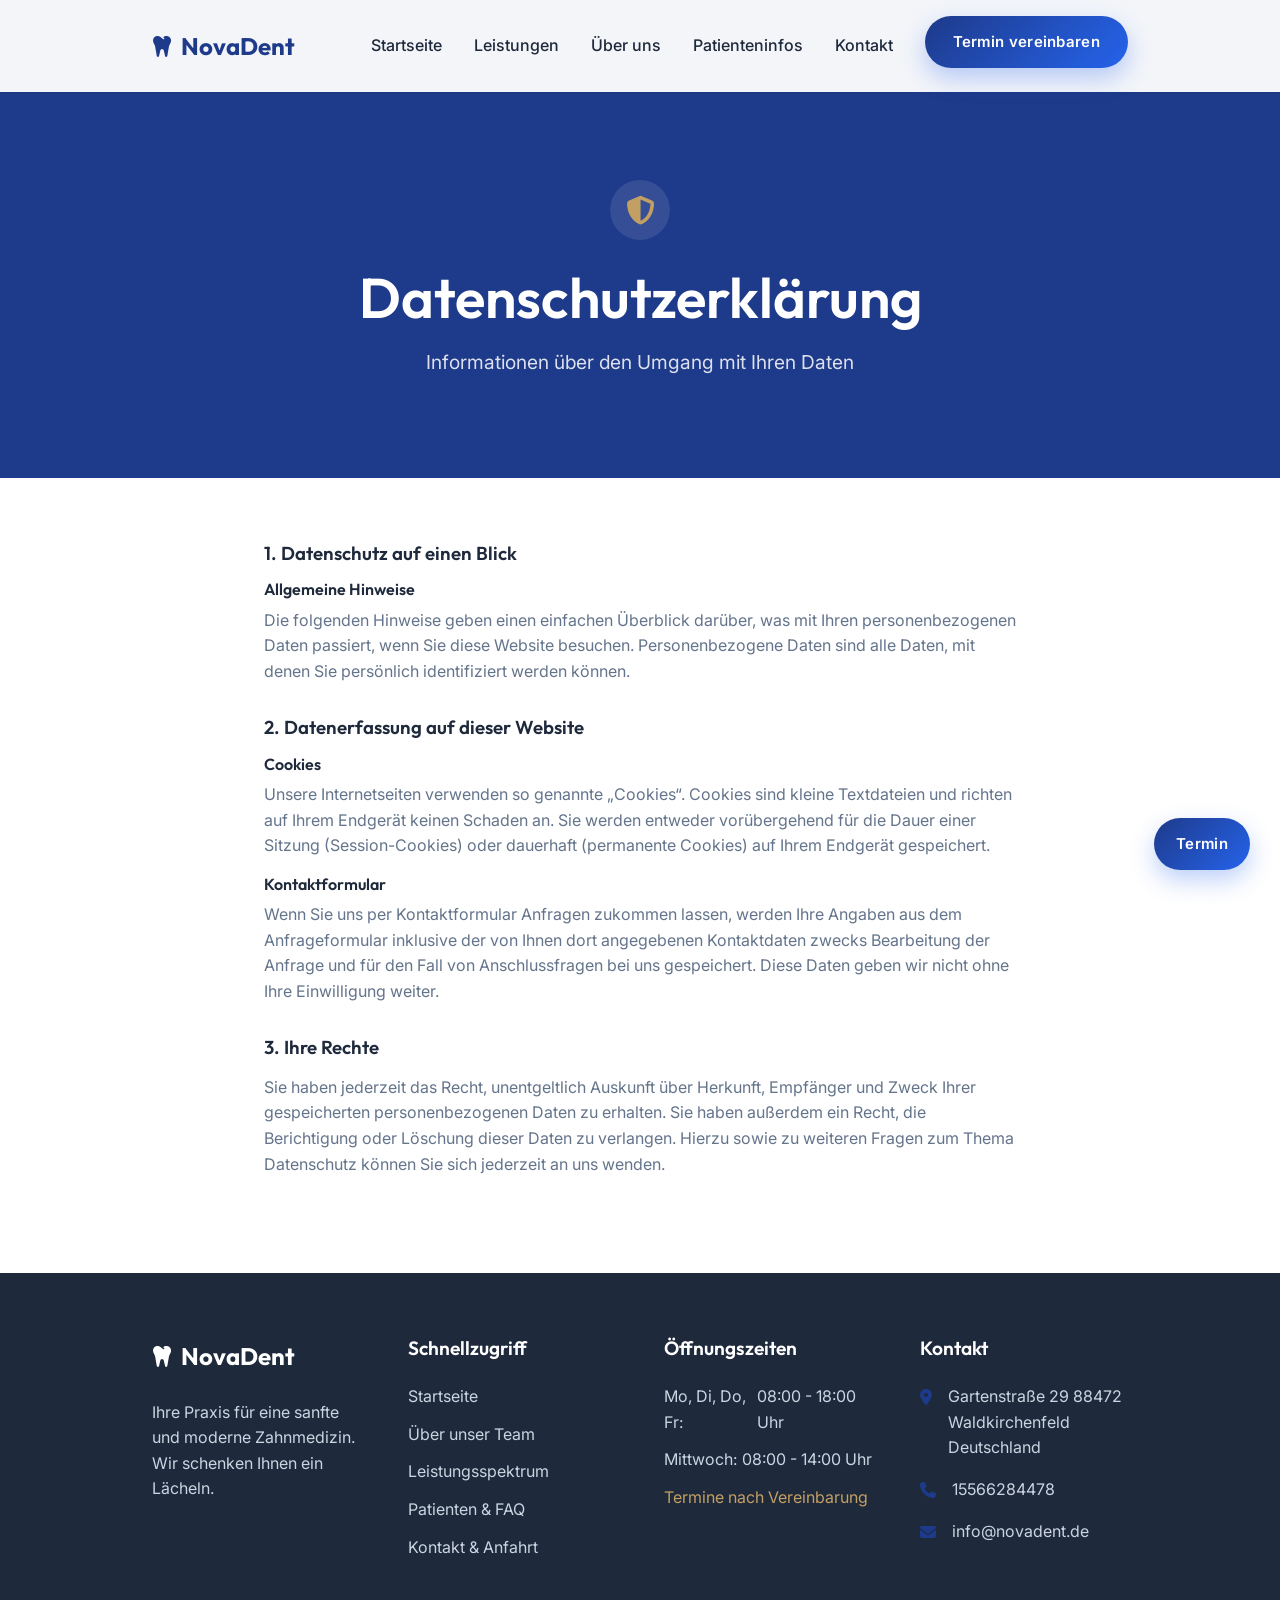
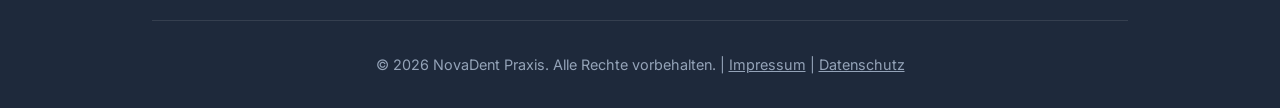
<file: datenschutz.html>
<!DOCTYPE html>
<html lang="de">

<head>
    <meta charset="UTF-8">
    <meta name="viewport" content="width=device-width, initial-scale=1.0">
    <title>Datenschutzerklärung | NovaDent Praxis</title>
    <meta name="description" content="Datenschutzerklärung der NovaDent Zahnarztpraxis in Seesen.">
    <link rel="stylesheet" href="https://cdnjs.cloudflare.com/ajax/libs/font-awesome/6.4.0/css/all.min.css">
    <link rel="icon" type="image/png" href="img/favicon.png">
    <link rel="stylesheet" href="css/styles.css">
</head>

<body>
    <!-- Header -->
    <header class="site-header">
        <div class="container header-inner">
            <a href="index.html" class="logo">
                <i class="fa-solid fa-tooth"></i>
                <span style="color: var(--primary-color);">Nova<strong>Dent</strong></span>
            </a>
            <button class="mobile-menu-btn" aria-label="Menü"><i class="fa-solid fa-bars"></i></button>
            <nav class="main-nav">
                <ul>
                    <li><a href="index.html" class="nav-link">Startseite</a></li>
                    <li><a href="leistungen.html" class="nav-link">Leistungen</a></li>
                    <li><a href="ueber-uns.html" class="nav-link">Über uns</a></li>
                    <li><a href="patienten.html" class="nav-link">Patienteninfos</a></li>
                    <li><a href="kontakt.html" class="nav-link">Kontakt</a></li>
                    <li><a href="kontakt.html" class="nova-btn">Termin vereinbaren</a></li>
                </ul>
            </nav>
        </div>
    </header>

    <main>
        <section class="page-header"
            style="background: var(--primary-color); padding: 180px 0 100px; text-align: center; color: white;">
            <div class="container fade-in">
                <div
                    style="display: inline-flex; align-items: center; justify-content: center; width: 60px; height: 60px; background: rgba(255,255,255,0.1); border-radius: 50%; margin-bottom: 1.5rem;">
                    <i class="fa-solid fa-shield-halved" style="font-size: 1.8rem; color: var(--accent-color);"></i>
                </div>
                <h1 style="font-size: 3.5rem; margin-bottom: 1rem; color: white;">Datenschutzerklärung</h1>
                <p style="font-size: 1.2rem; max-width: 600px; margin: 0 auto; color: rgba(255,255,255,0.85);">
                    Informationen über den Umgang mit Ihren Daten
                </p>
            </div>
        </section>

        <section class="section">
            <div class="container fade-in" style="max-width: 800px;">
                <h3 style="margin-bottom: 1rem;">1. Datenschutz auf einen Blick</h3>
                <h4 style="margin-bottom: 0.5rem;">Allgemeine Hinweise</h4>
                <p class="text-muted" style="margin-bottom: 2rem;">
                    Die folgenden Hinweise geben einen einfachen Überblick darüber, was mit Ihren personenbezogenen
                    Daten passiert, wenn Sie diese Website besuchen. Personenbezogene Daten sind alle Daten, mit denen
                    Sie persönlich identifiziert werden können.
                </p>

                <h3 style="margin-bottom: 1rem;">2. Datenerfassung auf dieser Website</h3>
                <h4 style="margin-bottom: 0.5rem;">Cookies</h4>
                <p class="text-muted" style="margin-bottom: 1rem;">
                    Unsere Internetseiten verwenden so genannte „Cookies“. Cookies sind kleine Textdateien und richten
                    auf Ihrem Endgerät keinen Schaden an. Sie werden entweder vorübergehend für die Dauer einer Sitzung
                    (Session-Cookies) oder dauerhaft (permanente Cookies) auf Ihrem Endgerät gespeichert.
                </p>
                <h4 style="margin-bottom: 0.5rem;">Kontaktformular</h4>
                <p class="text-muted" style="margin-bottom: 2rem;">
                    Wenn Sie uns per Kontaktformular Anfragen zukommen lassen, werden Ihre Angaben aus dem
                    Anfrageformular inklusive der von Ihnen dort angegebenen Kontaktdaten zwecks Bearbeitung der Anfrage
                    und für den Fall von Anschlussfragen bei uns gespeichert. Diese Daten geben wir nicht ohne Ihre
                    Einwilligung weiter.
                </p>

                <h3 style="margin-bottom: 1rem;">3. Ihre Rechte</h3>
                <p class="text-muted" style="margin-bottom: 2rem;">
                    Sie haben jederzeit das Recht, unentgeltlich Auskunft über Herkunft, Empfänger und Zweck Ihrer
                    gespeicherten personenbezogenen Daten zu erhalten. Sie haben außerdem ein Recht, die Berichtigung
                    oder Löschung dieser Daten zu verlangen. Hierzu sowie zu weiteren Fragen zum Thema Datenschutz
                    können Sie sich jederzeit an uns wenden.
                </p>
            </div>
        </section>
    </main>

    <!-- Footer -->
    <footer class="site-footer">
        <div class="container">
            <div class="footer-grid">
                <div class="footer-col">
                    <a href="index.html" class="logo"
                        style="color: white; margin-bottom: 1.5rem; display: inline-flex;">
                        <i class="fa-solid fa-tooth"></i>
                        <span style="color: white;">Nova<strong>Dent</strong></span>
                    </a>
                    <p style="color: #cbd5e1; margin-bottom: 1.5rem;">
                        Ihre Praxis für eine sanfte und moderne Zahnmedizin. Wir schenken Ihnen ein Lächeln.
                    </p>
                </div>

                <div class="footer-col">
                    <h4>Schnellzugriff</h4>
                    <ul class="footer-links">
                        <li><a href="index.html">Startseite</a></li>
                        <li><a href="ueber-uns.html">Über unser Team</a></li>
                        <li><a href="leistungen.html">Leistungsspektrum</a></li>
                        <li><a href="patienten.html">Patienten & FAQ</a></li>
                        <li><a href="kontakt.html">Kontakt & Anfahrt</a></li>
                    </ul>
                </div>

                <div class="footer-col">
                    <h4>Öffnungszeiten</h4>
                    <ul class="footer-links" style="color: #cbd5e1;">
                        <li style="display: flex; justify-content: space-between;"><span>Mo, Di, Do, Fr:</span>
                            <span>08:00 - 18:00 Uhr</span>
                        </li>
                        <li style="display: flex; justify-content: space-between;"><span>Mittwoch:</span> <span>08:00 -
                                14:00 Uhr</span></li>
                        <li
                            style="display: flex; justify-content: space-between; margin-top: 0.5rem; color: var(--accent-color);">
                            <a href="kontakt.html" style="color: inherit;">Termine nach Vereinbarung</a>
                        </li>
                    </ul>
                </div>

                <div class="footer-col">
                    <h4>Kontakt</h4>
                    <ul class="footer-contact">
                        <li>
                            <i class="fa-solid fa-location-dot"></i>
                            <div>
                                Gartenstraße 29
                                88472 Waldkirchenfeld
                                Deutschland
                            </div>
                        </li>
                        <li>
                            <i class="fa-solid fa-phone"></i>
                            <div>
                                <a href="tel:15566284478" style="color: inherit;">15566284478</a>
                            </div>
                        </li>
                        <li>
                            <i class="fa-solid fa-envelope"></i>
                            <div>
                                <a href="mailto:info@webtech-agentur.de" style="color: inherit;">info@novadent.de</a>
                            </div>
                        </li>
                    </ul>
                </div>
            </div>

            <div class="footer-bottom">
                <p>&copy; 2026 NovaDent Praxis. Alle Rechte vorbehalten. | <a href="impressum.html"
                        style="color: inherit; text-decoration: underline;">Impressum</a> | <a href="datenschutz.html"
                        style="color: inherit; text-decoration: underline;">Datenschutz</a></p>
            </div>
        </div>
    </footer>

    <script src="js/main.js"></script>
    <!-- Floating Contact Button -->
    <a href="kontakt.html" class="nova-btn floating-btn">
        Termin
    </a>
</body>

</html>
</file>
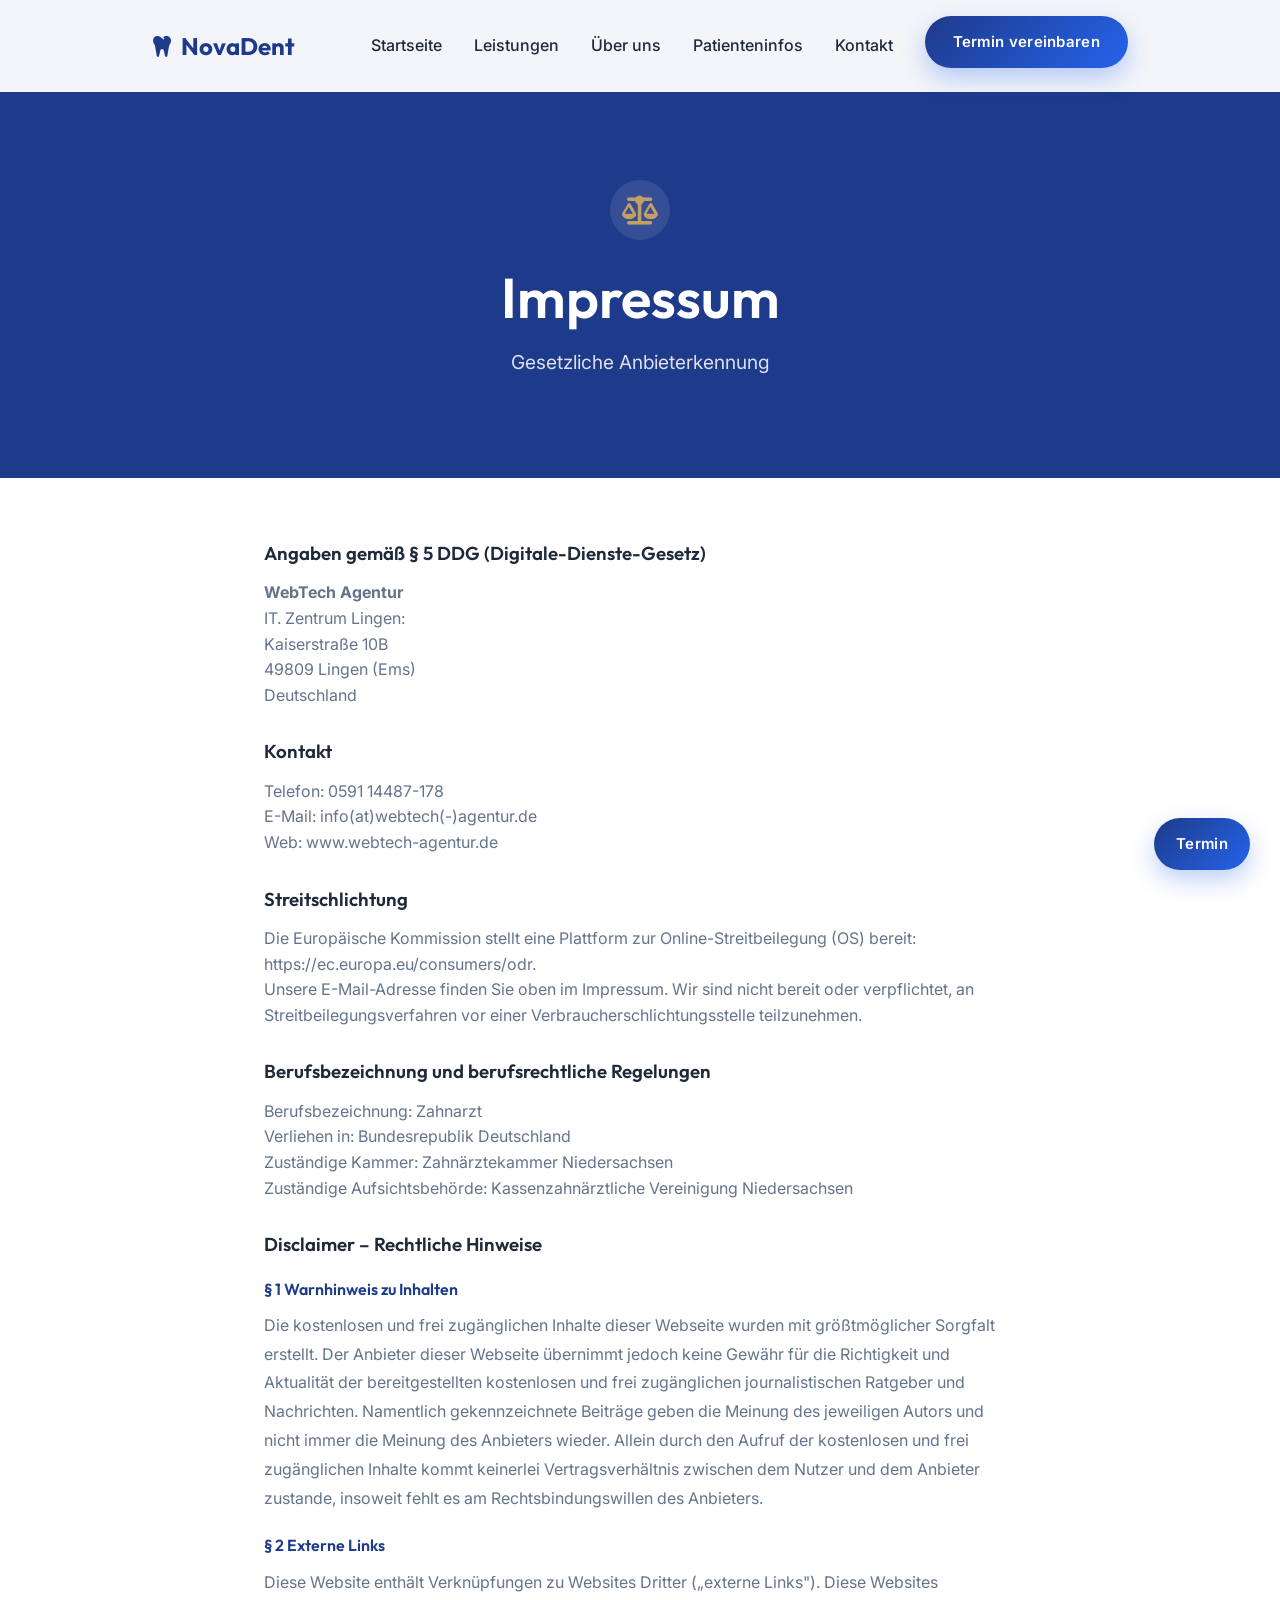
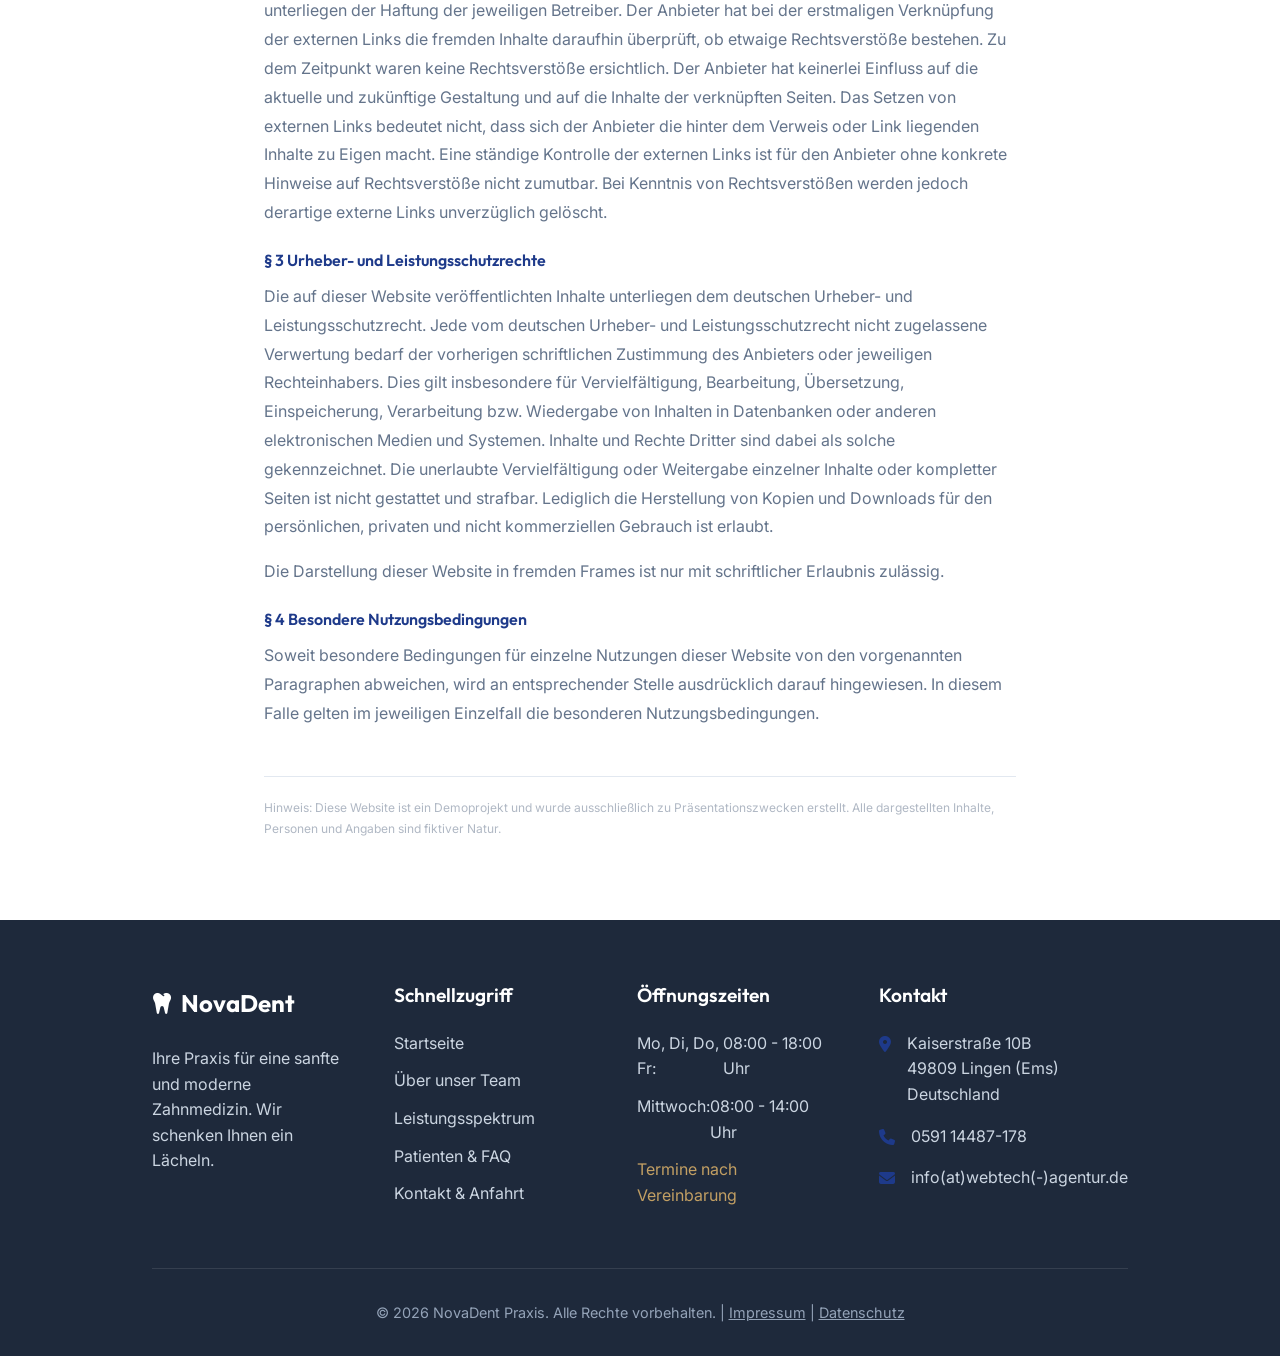
<file: impressum.html>
<!DOCTYPE html>
<html lang="de">
<head>
    <meta charset="UTF-8">
    <meta name="viewport" content="width=device-width, initial-scale=1.0">
    <title>Impressum | NovaDent Praxis</title>
    <meta name="description" content="Impressum der NovaDent Zahnarztpraxis in Seesen.">
    <link rel="stylesheet" href="https://cdnjs.cloudflare.com/ajax/libs/font-awesome/6.4.0/css/all.min.css">
    <link rel="icon" type="image/png" href="img/favicon.png">
    <link rel="stylesheet" href="css/styles.css">
    <style>
        .disclaimer-section h4 {
            margin-top: 1.5rem;
            margin-bottom: 0.75rem;
            font-size: 1rem;
            font-weight: 600;
            color: var(--primary-color, #1a3c5e);
        }
        .disclaimer-section p {
            margin-bottom: 1rem;
            line-height: 1.8;
        }
        .fictional-note {
            margin-top: 3rem;
            padding-top: 1.25rem;
            border-top: 1px solid #e2e8f0;
            font-size: 0.75rem;
            color: #b0b8c4;
            line-height: 1.6;
        }
    </style>
</head>
<body>
    <!-- Header -->
    <header class="site-header">
        <div class="container header-inner">
            <a href="index.html" class="logo">
                <i class="fa-solid fa-tooth"></i>
                <span style="color: var(--primary-color);">Nova<strong>Dent</strong></span>
            </a>
            <button class="mobile-menu-btn" aria-label="Menü"><i class="fa-solid fa-bars"></i></button>
            <nav class="main-nav">
                <ul>
                    <li><a href="index.html" class="nav-link">Startseite</a></li>
                    <li><a href="leistungen.html" class="nav-link">Leistungen</a></li>
                    <li><a href="ueber-uns.html" class="nav-link">Über uns</a></li>
                    <li><a href="patienten.html" class="nav-link">Patienteninfos</a></li>
                    <li><a href="kontakt.html" class="nav-link">Kontakt</a></li>
                    <li><a href="kontakt.html" class="nova-btn">Termin vereinbaren</a></li>
                </ul>
            </nav>
        </div>
    </header>
    <main>
        <section class="page-header"
            style="background: var(--primary-color); padding: 180px 0 100px; text-align: center; color: white;">
            <div class="container fade-in">
                <div
                    style="display: inline-flex; align-items: center; justify-content: center; width: 60px; height: 60px; background: rgba(255,255,255,0.1); border-radius: 50%; margin-bottom: 1.5rem;">
                    <i class="fa-solid fa-scale-balanced" style="font-size: 1.8rem; color: var(--accent-color);"></i>
                </div>
                <h1 style="font-size: 3.5rem; margin-bottom: 1rem; color: white;">Impressum</h1>
                <p style="font-size: 1.2rem; max-width: 600px; margin: 0 auto; color: rgba(255,255,255,0.85);">
                    Gesetzliche Anbieterkennung
                </p>
            </div>
        </section>

        <section class="section">
            <div class="container fade-in" style="max-width: 800px;">

                <h3 style="margin-bottom: 1rem;">Angaben gemäß § 5 DDG (Digitale-Dienste-Gesetz)</h3>
                <p class="text-muted" style="margin-bottom: 2rem;">
                    <strong>WebTech Agentur</strong><br>
                    IT. Zentrum Lingen:<br>
                    Kaiserstraße 10B<br>
                    49809 Lingen (Ems)<br>
                    Deutschland
                </p>

                <h3 style="margin-bottom: 1rem;">Kontakt</h3>
                <p class="text-muted" style="margin-bottom: 2rem;">
                    Telefon: 0591 14487-178<br>
                    E-Mail: info(at)webtech(-)agentur.de<br>
                    Web: <a href="https://www.webtech-agentur.de" target="_blank" rel="noopener noreferrer">www.webtech-agentur.de</a>
                </p>

                <h3 style="margin-bottom: 1rem;">Streitschlichtung</h3>
                <p class="text-muted" style="margin-bottom: 2rem;">
                    Die Europäische Kommission stellt eine Plattform zur Online-Streitbeilegung (OS) bereit:
                    https://ec.europa.eu/consumers/odr.<br>
                    Unsere E-Mail-Adresse finden Sie oben im Impressum. Wir sind nicht bereit oder verpflichtet, an
                    Streitbeilegungsverfahren vor einer Verbraucherschlichtungsstelle teilzunehmen.
                </p>

                <h3 style="margin-bottom: 1rem;">Berufsbezeichnung und berufsrechtliche Regelungen</h3>
                <p class="text-muted" style="margin-bottom: 2rem;">
                    Berufsbezeichnung: Zahnarzt<br>
                    Verliehen in: Bundesrepublik Deutschland<br>
                    Zuständige Kammer: Zahnärztekammer Niedersachsen<br>
                    Zuständige Aufsichtsbehörde: Kassenzahnärztliche Vereinigung Niedersachsen
                </p>

                <!-- Disclaimer -->
                <h3 style="margin-bottom: 1rem;">Disclaimer – Rechtliche Hinweise</h3>
                <div class="disclaimer-section text-muted">
                    <h4>§ 1 Warnhinweis zu Inhalten</h4>
                    <p>Die kostenlosen und frei zugänglichen Inhalte dieser Webseite wurden mit größtmöglicher Sorgfalt erstellt. Der Anbieter dieser Webseite übernimmt jedoch keine Gewähr für die Richtigkeit und Aktualität der bereitgestellten kostenlosen und frei zugänglichen journalistischen Ratgeber und Nachrichten. Namentlich gekennzeichnete Beiträge geben die Meinung des jeweiligen Autors und nicht immer die Meinung des Anbieters wieder. Allein durch den Aufruf der kostenlosen und frei zugänglichen Inhalte kommt keinerlei Vertragsverhältnis zwischen dem Nutzer und dem Anbieter zustande, insoweit fehlt es am Rechtsbindungswillen des Anbieters.</p>

                    <h4>§ 2 Externe Links</h4>
                    <p>Diese Website enthält Verknüpfungen zu Websites Dritter („externe Links"). Diese Websites unterliegen der Haftung der jeweiligen Betreiber. Der Anbieter hat bei der erstmaligen Verknüpfung der externen Links die fremden Inhalte daraufhin überprüft, ob etwaige Rechtsverstöße bestehen. Zu dem Zeitpunkt waren keine Rechtsverstöße ersichtlich. Der Anbieter hat keinerlei Einfluss auf die aktuelle und zukünftige Gestaltung und auf die Inhalte der verknüpften Seiten. Das Setzen von externen Links bedeutet nicht, dass sich der Anbieter die hinter dem Verweis oder Link liegenden Inhalte zu Eigen macht. Eine ständige Kontrolle der externen Links ist für den Anbieter ohne konkrete Hinweise auf Rechtsverstöße nicht zumutbar. Bei Kenntnis von Rechtsverstößen werden jedoch derartige externe Links unverzüglich gelöscht.</p>

                    <h4>§ 3 Urheber- und Leistungsschutzrechte</h4>
                    <p>Die auf dieser Website veröffentlichten Inhalte unterliegen dem deutschen Urheber- und Leistungsschutzrecht. Jede vom deutschen Urheber- und Leistungsschutzrecht nicht zugelassene Verwertung bedarf der vorherigen schriftlichen Zustimmung des Anbieters oder jeweiligen Rechteinhabers. Dies gilt insbesondere für Vervielfältigung, Bearbeitung, Übersetzung, Einspeicherung, Verarbeitung bzw. Wiedergabe von Inhalten in Datenbanken oder anderen elektronischen Medien und Systemen. Inhalte und Rechte Dritter sind dabei als solche gekennzeichnet. Die unerlaubte Vervielfältigung oder Weitergabe einzelner Inhalte oder kompletter Seiten ist nicht gestattet und strafbar. Lediglich die Herstellung von Kopien und Downloads für den persönlichen, privaten und nicht kommerziellen Gebrauch ist erlaubt.</p>
                    <p>Die Darstellung dieser Website in fremden Frames ist nur mit schriftlicher Erlaubnis zulässig.</p>

                    <h4>§ 4 Besondere Nutzungsbedingungen</h4>
                    <p>Soweit besondere Bedingungen für einzelne Nutzungen dieser Website von den vorgenannten Paragraphen abweichen, wird an entsprechender Stelle ausdrücklich darauf hingewiesen. In diesem Falle gelten im jeweiligen Einzelfall die besonderen Nutzungsbedingungen.</p>

                    <!-- Subtle fictional notice -->
                    <p class="fictional-note">
                        Hinweis: Diese Website ist ein Demoprojekt und wurde ausschließlich zu Präsentationszwecken erstellt. Alle dargestellten Inhalte, Personen und Angaben sind fiktiver Natur.
                    </p>
                </div>

            </div>
        </section>
    </main>

    <!-- Footer -->
    <footer class="site-footer">
        <div class="container">
            <div class="footer-grid">
                <div class="footer-col">
                    <a href="index.html" class="logo"
                        style="color: white; margin-bottom: 1.5rem; display: inline-flex;">
                        <i class="fa-solid fa-tooth"></i>
                        <span style="color: white;">Nova<strong>Dent</strong></span>
                    </a>
                    <p style="color: #cbd5e1; margin-bottom: 1.5rem;">
                        Ihre Praxis für eine sanfte und moderne Zahnmedizin. Wir schenken Ihnen ein Lächeln.
                    </p>
                </div>
                <div class="footer-col">
                    <h4>Schnellzugriff</h4>
                    <ul class="footer-links">
                        <li><a href="index.html">Startseite</a></li>
                        <li><a href="ueber-uns.html">Über unser Team</a></li>
                        <li><a href="leistungen.html">Leistungsspektrum</a></li>
                        <li><a href="patienten.html">Patienten & FAQ</a></li>
                        <li><a href="kontakt.html">Kontakt & Anfahrt</a></li>
                    </ul>
                </div>
                <div class="footer-col">
                    <h4>Öffnungszeiten</h4>
                    <ul class="footer-links" style="color: #cbd5e1;">
                        <li style="display: flex; justify-content: space-between;"><span>Mo, Di, Do, Fr:</span>
                            <span>08:00 - 18:00 Uhr</span>
                        </li>
                        <li style="display: flex; justify-content: space-between;"><span>Mittwoch:</span> <span>08:00 -
                                14:00 Uhr</span></li>
                        <li
                            style="display: flex; justify-content: space-between; margin-top: 0.5rem; color: var(--accent-color);">
                            <a href="kontakt.html" style="color: inherit;">Termine nach Vereinbarung</a>
                        </li>
                    </ul>
                </div>
                <div class="footer-col">
                    <h4>Kontakt</h4>
                    <ul class="footer-contact">
                        <li>
                            <i class="fa-solid fa-location-dot"></i>
                            <div>
                                Kaiserstraße 10B<br>
                                49809 Lingen (Ems)<br>
                                Deutschland
                            </div>
                        </li>
                        <li>
                            <i class="fa-solid fa-phone"></i>
                            <div>
                                <a href="tel:059114487178" style="color: inherit;">0591 14487-178</a>
                            </div>
                        </li>
                        <li>
                            <i class="fa-solid fa-envelope"></i>
                            <div>
                                <a href="mailto:info@webtech-agentur.de" style="color: inherit;">info(at)webtech(-)agentur.de</a>
                            </div>
                        </li>
                    </ul>
                </div>
            </div>
            <div class="footer-bottom">
                <p>&copy; 2026 NovaDent Praxis. Alle Rechte vorbehalten. | <a href="impressum.html"
                        style="color: inherit; text-decoration: underline;">Impressum</a> | <a href="datenschutz.html"
                        style="color: inherit; text-decoration: underline;">Datenschutz</a></p>
            </div>
        </div>
    </footer>
    <script src="js/main.js"></script>
    <!-- Floating Contact Button -->
    <a href="kontakt.html" class="nova-btn floating-btn">
        Termin
    </a>
</body>
</html>
</file>
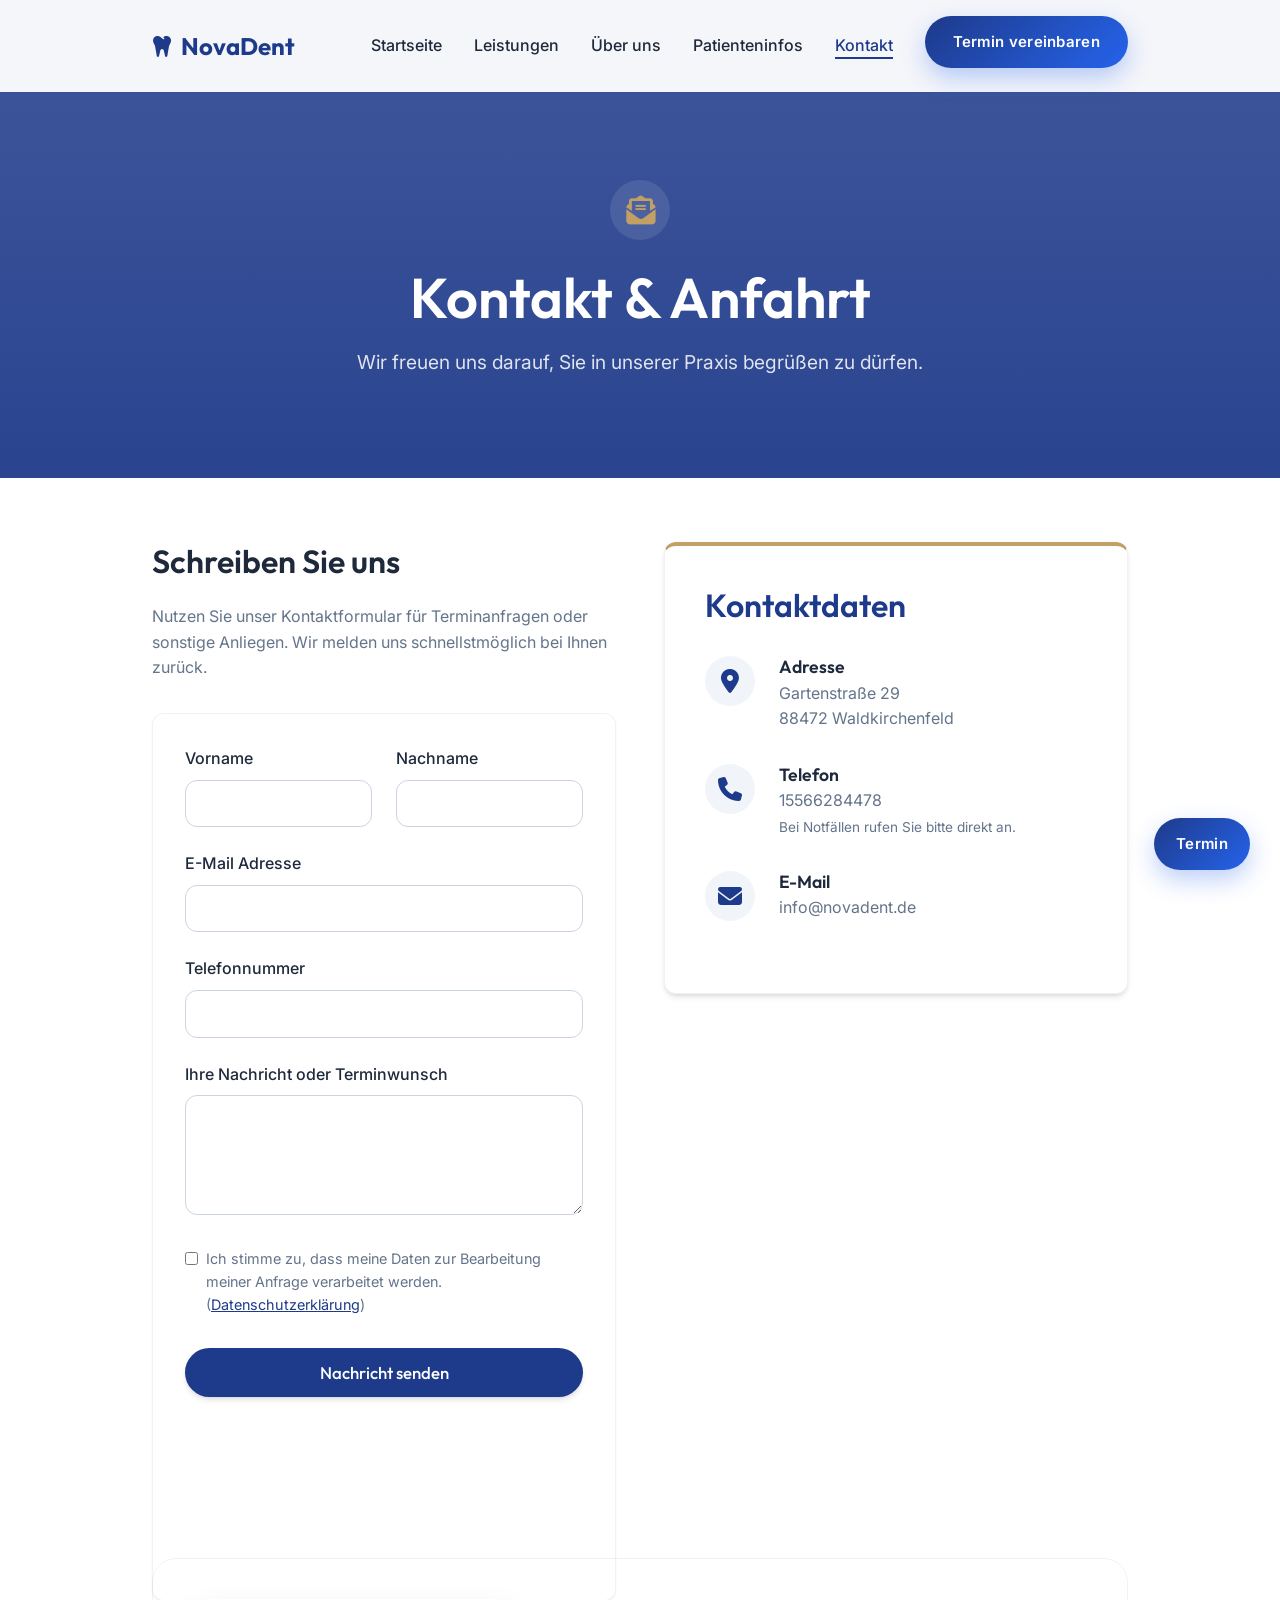
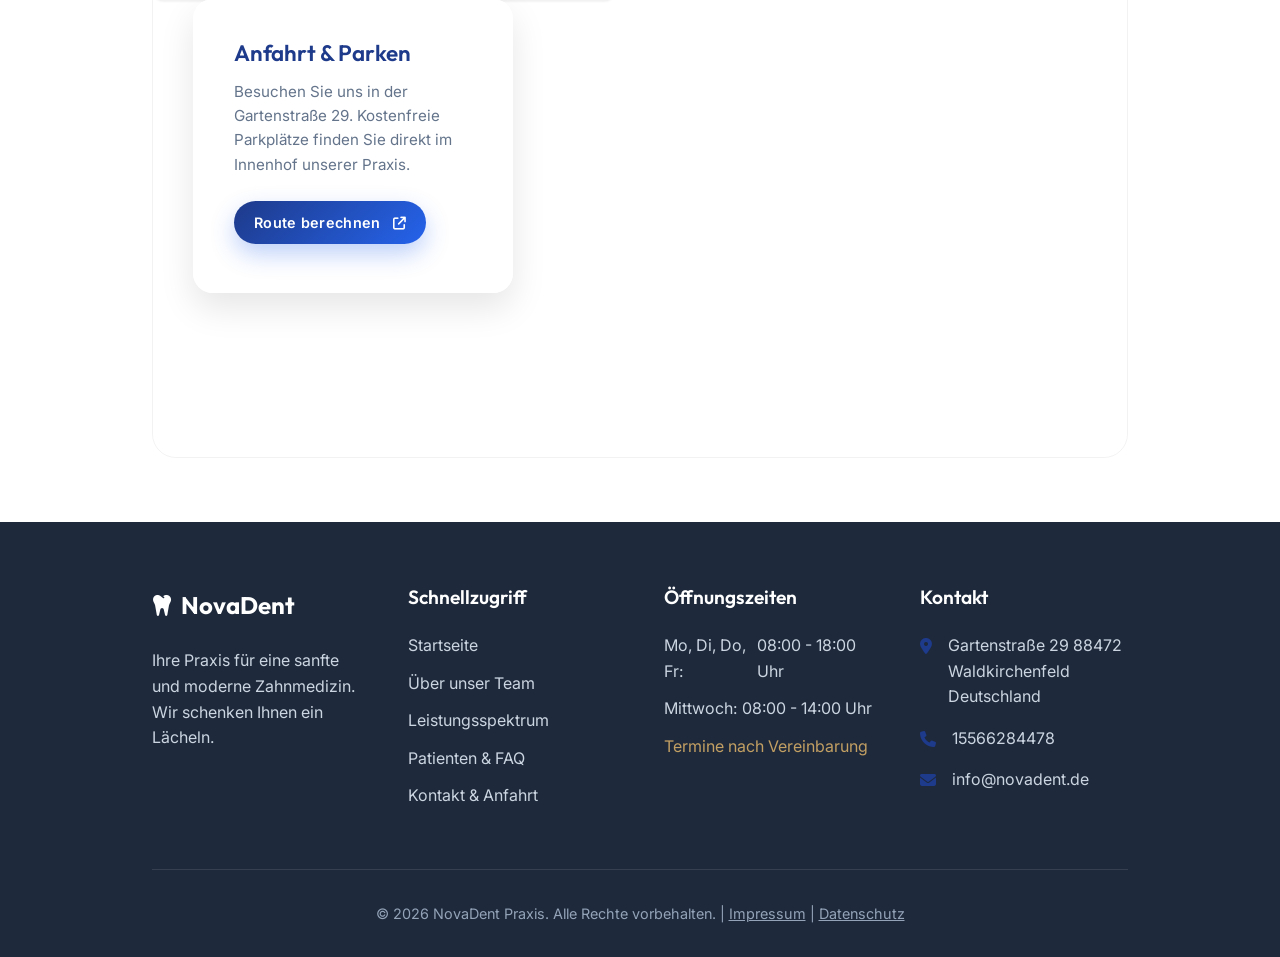
<file: kontakt.html>
<!DOCTYPE html>
<html lang="de">

<head>
    <meta charset="UTF-8">
    <meta name="viewport" content="width=device-width, initial-scale=1.0">
    <title>Kontakt & Anfahrt | Zahnarztpraxis Dr. Muster</title>
    <meta name="description"
        content="Nehmen Sie Kontakt mit uns auf. Vereinbaren Sie einen Termin online oder finden Sie den Weg zu unserer Praxis.">

    <link rel="stylesheet" href="https://cdnjs.cloudflare.com/ajax/libs/font-awesome/6.4.0/css/all.min.css">
    <link rel="icon" type="image/png" href="img/favicon.png">
    <link rel="stylesheet" href="css/styles.css">
    <style>
        .form-group {
            margin-bottom: 1.5rem;
        }

        .form-label {
            display: block;
            margin-bottom: 0.5rem;
            font-weight: 500;
        }

        .form-control {
            width: 100%;
            padding: 0.8rem 1rem;
            border: 1px solid #cbd5e1;
            border-radius: var(--border-radius);
            font-family: inherit;
            font-size: 1rem;
            transition: border-color 0.3s, box-shadow 0.3s;
        }

        .form-control:focus {
            outline: none;
            border-color: var(--primary-color);
            box-shadow: 0 0 0 3px rgba(13, 148, 136, 0.1);
        }

        textarea.form-control {
            resize: vertical;
            min-height: 120px;
        }

        .contact-info-card {
            background-color: var(--secondary-color);
            padding: 2.5rem;
            border-radius: var(--border-radius);
            height: 100%;
        }

        .info-row {
            display: flex;
            gap: 1.5rem;
            margin-bottom: 2rem;
        }

        .info-icon {
            width: 50px;
            height: 50px;
            background-color: var(--secondary-color);
            border-radius: 50%;
            display: flex;
            align-items: center;
            justify-content: center;
            color: var(--primary-color);
            font-size: 1.5rem;
            flex-shrink: 0;
        }

        /* Map Redesign Styles */
        .map-section {
            padding: 4rem 0;
            background-color: var(--bg-color);
        }

        .map-wrapper {
            position: relative;
            border-radius: 24px;
            overflow: hidden;
            box-shadow: var(--shadow-xl);
            height: 500px;
            border: 1px solid rgba(0, 0, 0, 0.05);
        }

        .map-wrapper iframe {
            filter: grayscale(100%) contrast(1.1) brightness(1.05);
            transition: filter 0.6s cubic-bezier(0.4, 0, 0.2, 1);
        }

        .map-wrapper:hover iframe {
            filter: grayscale(0%) contrast(1.1) brightness(1.05);
        }

        .map-overlay {
            position: absolute;
            top: 40px;
            left: 40px;
            background: rgba(255, 255, 255, 0.9);
            backdrop-filter: blur(15px);
            padding: 2.5rem;
            border-radius: 20px;
            box-shadow: 0 15px 35px rgba(0, 0, 0, 0.1);
            max-width: 320px;
            z-index: 10;
            border: 1px solid rgba(255, 255, 255, 0.4);
            animation: float 4s ease-in-out infinite;
        }

        .map-overlay h3 {
            color: var(--primary-color);
            margin-bottom: 0.8rem;
            font-size: 1.4rem;
        }

        .map-overlay p {
            color: var(--text-muted);
            font-size: 0.95rem;
            line-height: 1.6;
        }

        .map-overlay .btn-small {
            margin-top: 1.5rem;
            padding: 10px 20px;
            font-size: 0.9rem;
        }

        @media (max-width: 768px) {
            .map-overlay {
                position: static;
                margin-bottom: 2rem;
                max-width: 100%;
            }

            .map-wrapper {
                height: 350px;
            }
        }
    </style>
</head>

<body>

    <!-- Header -->
    <header class="site-header">
        <div class="container header-inner">
            <a href="index.html" class="logo">
                <i class="fa-solid fa-tooth"></i>
                <span style="color: var(--primary-color);">Nova<strong>Dent</strong></span>
            </a>
            <button class="mobile-menu-btn" aria-label="Menü"><i class="fa-solid fa-bars"></i></button>
            <nav class="main-nav">
                <ul>
                    <li><a href="index.html" class="nav-link">Startseite</a></li>
                    <li><a href="leistungen.html" class="nav-link">Leistungen</a></li>
                    <li><a href="ueber-uns.html" class="nav-link">Über uns</a></li>
                    <li><a href="patienten.html" class="nav-link">Patienteninfos</a></li>
                    <li><a href="kontakt.html" class="nav-link active">Kontakt</a></li>
                    <li><a href="kontakt.html" class="nova-btn">Termin vereinbaren</a></li>
                </ul>
            </nav>
        </div>
    </header>

    <main>
        <!-- Page Header -->
        <section class="page-header"
            style="background: linear-gradient(rgba(30, 58, 138, 0.85), rgba(30, 58, 138, 0.95)), url('https://images.unsplash.com/photo-1497366216548-37526070297c?ixlib=rb-4.0.3&auto=format&fit=crop&w=1600&q=80') center/cover no-repeat; padding: 180px 0 100px; text-align: center; color: white;">
            <div class="container fade-in">
                <div
                    style="display: inline-flex; align-items: center; justify-content: center; width: 60px; height: 60px; background: rgba(255,255,255,0.1); border-radius: 50%; margin-bottom: 1.5rem;">
                    <i class="fa-solid fa-envelope-open-text"
                        style="font-size: 1.8rem; color: var(--accent-color);"></i>
                </div>
                <h1 style="font-size: 3.5rem; margin-bottom: 1rem; color: white;">Kontakt & Anfahrt</h1>
                <p style="font-size: 1.2rem; max-width: 600px; margin: 0 auto; color: rgba(255,255,255,0.85);">
                    Wir freuen uns darauf, Sie in unserer Praxis begrüßen zu dürfen.
                </p>
            </div>
        </section>

        <!-- Main Contact Section -->
        <section class="section">
            <div class="container">
                <div class="grid grid-2" style="gap: 3rem;">

                    <!-- Contact Form -->
                    <div class="fade-in" style="transition-delay: 0.1s;">
                        <h2 style="font-size: 2rem; margin-bottom: 1.5rem;">Schreiben Sie uns</h2>
                        <p class="text-muted" style="margin-bottom: 2rem;">Nutzen Sie unser Kontaktformular für
                            Terminanfragen oder sonstige Anliegen. Wir melden uns schnellstmöglich bei Ihnen zurück.</p>

                        <form action="#" method="get" class="card" style="padding: 2rem;">
                            <div class="grid grid-2" style="gap: 1.5rem; margin-bottom: 1.5rem;">
                                <div>
                                    <label for="vorname" class="form-label">Vorname</label>
                                    <input type="text" id="vorname" class="form-control" required>
                                </div>
                                <div>
                                    <label for="nachname" class="form-label">Nachname</label>
                                    <input type="text" id="nachname" class="form-control" required>
                                </div>
                            </div>

                            <div class="form-group">
                                <label for="email" class="form-label">E-Mail Adresse</label>
                                <input type="email" id="email" class="form-control" required>
                            </div>

                            <div class="form-group">
                                <label for="telefon" class="form-label">Telefonnummer</label>
                                <input type="tel" id="telefon" class="form-control">
                            </div>

                            <div class="form-group">
                                <label for="nachricht" class="form-label">Ihre Nachricht oder Terminwunsch</label>
                                <textarea id="nachricht" class="form-control" required></textarea>
                            </div>

                            <div class="form-group"
                                style="display: flex; gap: 0.5rem; align-items: flex-start; margin-bottom: 2rem;">
                                <input type="checkbox" id="datenschutz" required style="margin-top: 5px;">
                                <label for="datenschutz" class="text-muted" style="font-size: 0.9rem;">Ich stimme zu,
                                    dass meine Daten zur Bearbeitung meiner Anfrage verarbeitet werden. (<a href="#"
                                        style="color: var(--primary-color); text-decoration: underline;">Datenschutzerklärung</a>)</label>
                            </div>

                            <button type="submit" class="btn btn-primary" style="width: 100%;">Nachricht senden</button>
                        </form>
                    </div>

                    <!-- Contact Info & Map -->
                    <div class="fade-in" style="transition-delay: 0.2s;">
                        <div class="contact-info-card card"
                            style="background: white; border-top: 4px solid var(--accent-color); box-shadow: var(--shadow-md); height: auto !important;">
                            <h2 style="font-size: 2rem; margin-bottom: 2rem; color: var(--primary-color);">Kontaktdaten
                            </h2>

                            <div class="info-row">
                                <div class="info-icon"><i class="fa-solid fa-location-dot"></i></div>
                                <div>
                                    <h4 style="font-size: 1.1rem; margin-bottom: 0.2rem;">Adresse</h4>
                                    <p class="text-muted">Gartenstraße 29<br>88472 Waldkirchenfeld</p>
                                </div>
                            </div>

                            <div class="info-row">
                                <div class="info-icon"><i class="fa-solid fa-phone"></i></div>
                                <div>
                                    <h4 style="font-size: 1.1rem; margin-bottom: 0.2rem;">Telefon</h4>
                                    <a href="tel:15566284478" class="text-muted"
                                        style="transition: color 0.3s;">15566284478</a>
                                    <p class="text-muted" style="font-size: 0.85rem; margin-top: 0.2rem;">Bei Notfällen
                                        rufen Sie bitte direkt an.</p>
                                </div>
                            </div>

                            <div class="info-row">
                                <div class="info-icon"><i class="fa-solid fa-envelope"></i></div>
                                <div>
                                    <h4 style="font-size: 1.1rem; margin-bottom: 0.2rem;">E-Mail</h4>
                                    <a href="mailto:info@webtech-agentur.de" class="text-muted"
                                        style="transition: color 0.3s;">info@novadent.de</a>
                                </div>
                            </div>
                        </div>
                    </div>

                </div>
            </div>
        </section>

        <!-- Map Redesign -->
        <section class="map-section">
            <div class="container fade-in">
                <div class="map-wrapper">
                    <div class="map-overlay">
                        <h3>Anfahrt & Parken</h3>
                        <p>Besuchen Sie uns in der Gartenstraße 29. Kostenfreie Parkplätze finden Sie direkt im
                            Innenhof unserer Praxis.</p>
                        <a href="https://www.google.com/maps/dir/?api=1&destination=Gartenstraße+29,+88472+Waldkirchenfeld"
                            target="_blank" class="nova-btn btn-small">
                            Route berechnen <i class="fa-solid fa-arrow-up-right-from-square"
                                style="margin-left: 0.5rem; font-size: 0.8rem;"></i>
                        </a>
                    </div>
                    <iframe
                        src="https://maps.google.com/maps?q=Gartenstra%C3%9Fe%2029%2C%2088472%20Waldkirchenfeld%2C%20Deutschland&t=&z=15&ie=UTF8&iwloc=&output=embed"
                        width="100%" height="100%" style="border:0;" allowfullscreen="" loading="lazy"
                        referrerpolicy="no-referrer-when-downgrade">
                    </iframe>
                </div>
            </div>
        </section>
    </main>

    <!-- Footer -->
    <footer class="site-footer">
        <div class="container">
            <div class="footer-grid">
                <div class="footer-col">
                    <a href="index.html" class="logo"
                        style="color: white; margin-bottom: 1.5rem; display: inline-flex;">
                        <i class="fa-solid fa-tooth"></i>
                        <span style="color: white;">Nova<strong>Dent</strong></span>
                    </a>
                    <p style="color: #cbd5e1; margin-bottom: 1.5rem;">
                        Ihre Praxis für eine sanfte und moderne Zahnmedizin. Wir schenken Ihnen ein Lächeln.
                    </p>
                </div>

                <div class="footer-col">
                    <h4>Schnellzugriff</h4>
                    <ul class="footer-links">
                        <li><a href="index.html">Startseite</a></li>
                        <li><a href="ueber-uns.html">Über unser Team</a></li>
                        <li><a href="leistungen.html">Leistungsspektrum</a></li>
                        <li><a href="patienten.html">Patienten & FAQ</a></li>
                        <li><a href="kontakt.html">Kontakt & Anfahrt</a></li>
                    </ul>
                </div>

                <div class="footer-col">
                    <h4>Öffnungszeiten</h4>
                    <ul class="footer-links" style="color: #cbd5e1;">
                        <li style="display: flex; justify-content: space-between;"><span>Mo, Di, Do, Fr:</span>
                            <span>08:00 - 18:00 Uhr</span>
                        </li>
                        <li style="display: flex; justify-content: space-between;"><span>Mittwoch:</span> <span>08:00 -
                                14:00 Uhr</span></li>
                        <li
                            style="display: flex; justify-content: space-between; margin-top: 0.5rem; color: var(--accent-color);">
                            <a href="kontakt.html" style="color: inherit;">Termine nach Vereinbarung</a>
                        </li>
                    </ul>
                </div>

                <div class="footer-col">
                    <h4>Kontakt</h4>
                    <ul class="footer-contact">
                        <li>
                            <i class="fa-solid fa-location-dot"></i>
                            <div>
                                Gartenstraße 29
                                88472 Waldkirchenfeld
                                Deutschland
                            </div>
                        </li>
                        <li>
                            <i class="fa-solid fa-phone"></i>
                            <div>
                                <a href="tel:15566284478" style="color: inherit;">15566284478</a>
                            </div>
                        </li>
                        <li>
                            <i class="fa-solid fa-envelope"></i>
                            <div>
                                <a href="mailto:info@novadent.de" style="color: inherit;">info@novadent.de</a>
                            </div>
                        </li>
                    </ul>
                </div>
            </div>

            <div class="footer-bottom">
                <p>&copy; 2026 NovaDent Praxis. Alle Rechte vorbehalten. | <a href="impressum.html"
                        style="color: inherit; text-decoration: underline;">Impressum</a> | <a href="datenschutz.html"
                        style="color: inherit; text-decoration: underline;">Datenschutz</a></p>
            </div>
        </div>
    </footer>

    <script src="js/main.js"></script>
    <!-- Floating Contact Button -->
    <a href="kontakt.html" class="nova-btn floating-btn">
        Termin
    </a>
</body>

</html>
</file>
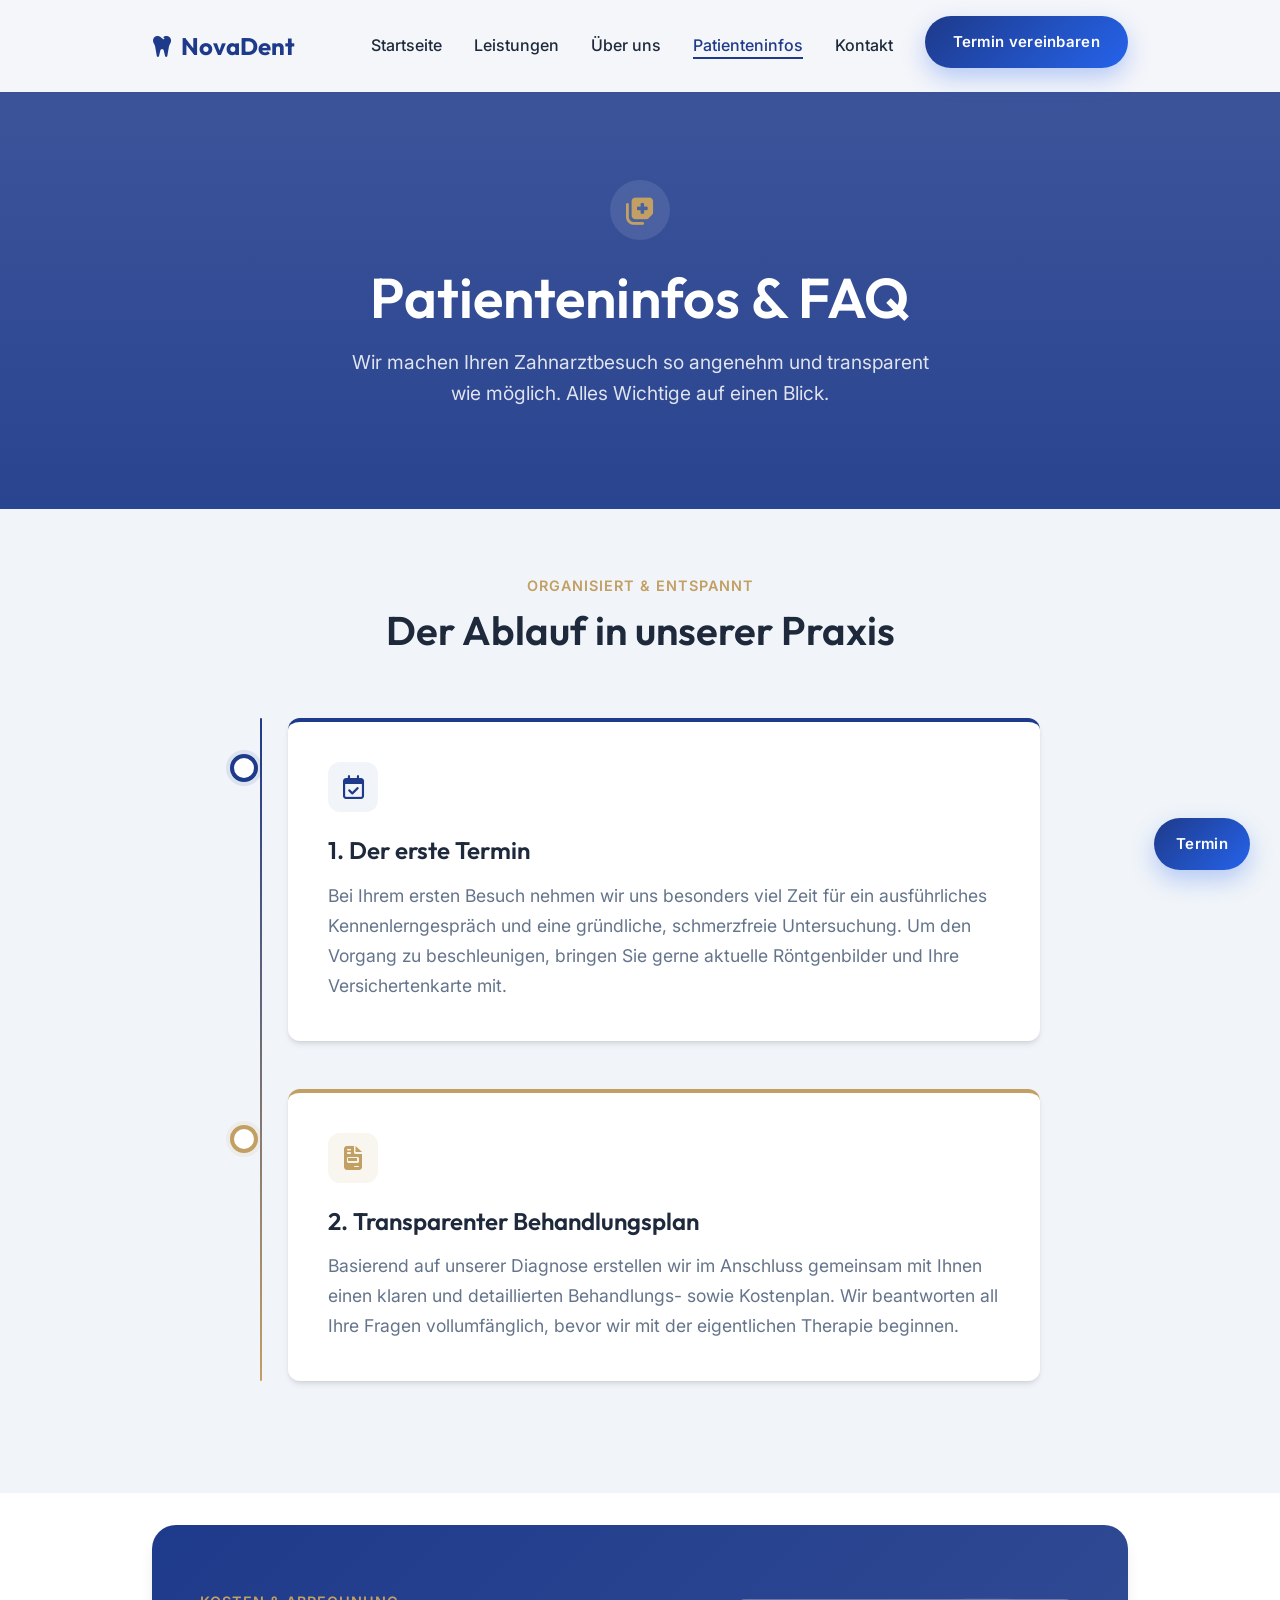
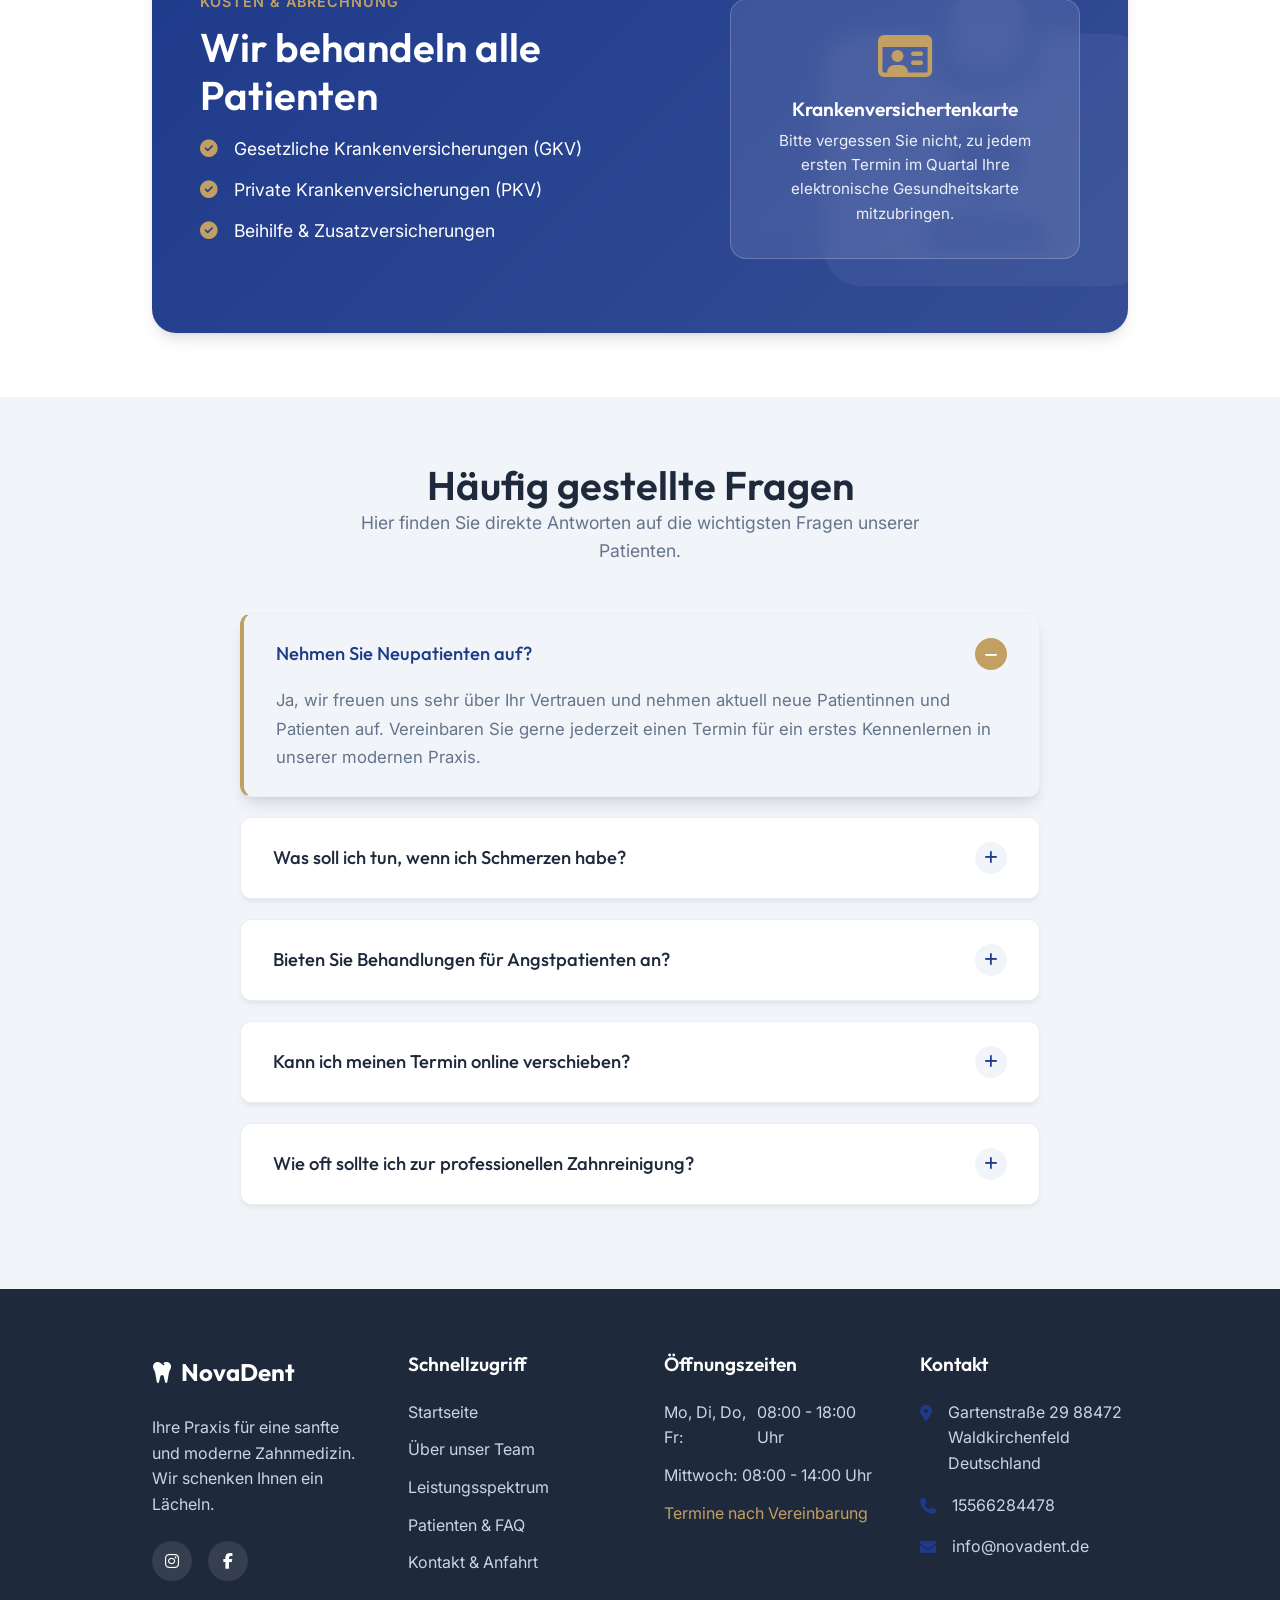
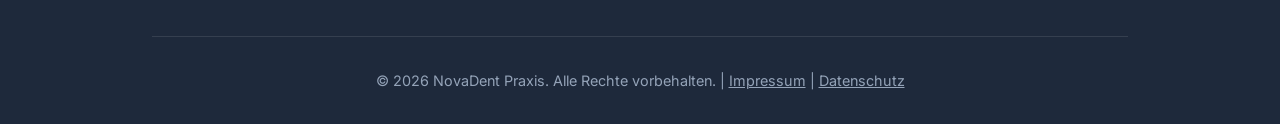
<file: patienten.html>
<!DOCTYPE html>
<html lang="de">

<head>
    <meta charset="UTF-8">
    <meta name="viewport" content="width=device-width, initial-scale=1.0">
    <title>Patienteninformationen | NovaDent Praxis</title>
    <meta name="description"
        content="Alle Informationen zu Ihrem Besuch: Ablauf, Versicherungen und häufig gestellte Fragen (FAQ).">

    <link rel="stylesheet" href="https://cdnjs.cloudflare.com/ajax/libs/font-awesome/6.4.0/css/all.min.css">
    <link rel="icon" type="image/png" href="img/favicon.png">
    <link rel="stylesheet" href="css/styles.css">
    <style>
        /* Modern Native Accordion Styling - Highly Polished */
        .faq-container {
            max-width: 800px;
            margin: 0 auto;
        }

        details.premium-faq {
            background: #ffffff;
            border-radius: 12px;
            box-shadow: 0 4px 6px -1px rgba(0, 0, 0, 0.05), 0 2px 4px -1px rgba(0, 0, 0, 0.03);
            margin-bottom: 1.25rem;
            border: 1px solid rgba(203, 213, 225, 0.4);
            transition: all 0.3s cubic-bezier(0.4, 0, 0.2, 1);
            overflow: hidden;
        }

        details.premium-faq:hover {
            box-shadow: 0 10px 15px -3px rgba(0, 0, 0, 0.05), 0 4px 6px -2px rgba(0, 0, 0, 0.025);
            border-color: rgba(30, 58, 138, 0.15);
        }

        details.premium-faq[open] {
            box-shadow: 0 10px 15px -3px rgba(0, 0, 0, 0.1), 0 4px 6px -2px rgba(0, 0, 0, 0.05);
            border-left: 4px solid var(--accent-color);
        }

        summary.premium-summary {
            font-family: var(--font-heading);
            font-size: 1.15rem;
            font-weight: 500;
            padding: 1.5rem 2rem;
            cursor: pointer;
            list-style: none;
            display: flex;
            justify-content: space-between;
            align-items: center;
            background-color: white;
            transition: background-color 0.3s, color 0.3s;
            color: var(--text-dark);
        }

        details.premium-faq[open] summary.premium-summary {
            background-color: var(--secondary-color);
            color: var(--primary-color);
            padding-bottom: 1rem;
        }

        summary.premium-summary::-webkit-details-marker {
            display: none;
        }

        summary.premium-summary::after {
            content: '\f067';
            /* fa-plus */
            font-family: 'Font Awesome 6 Free';
            font-weight: 900;
            color: var(--primary-color);
            transition: transform 0.4s cubic-bezier(0.4, 0, 0.2, 1), color 0.3s;
            width: 32px;
            height: 32px;
            display: inline-flex;
            align-items: center;
            justify-content: center;
            border-radius: 50%;
            background: var(--secondary-color);
            font-size: 0.9rem;
            flex-shrink: 0;
            margin-left: 1rem;
        }

        details.premium-faq[open] summary.premium-summary::after {
            content: '\f068';
            /* fa-minus */
            transform: rotate(180deg);
            background: var(--accent-color);
            color: white;
        }

        .premium-details-content {
            padding: 0 2rem 1.5rem 2rem;
            color: var(--text-muted);
            background-color: var(--secondary-color);
            line-height: 1.7;
            font-size: 1.05rem;
        }

        /* Timeline / Process Styling */
        .process-steps {
            position: relative;
            padding-left: 3rem;
        }

        .process-steps::before {
            content: '';
            position: absolute;
            left: 20px;
            top: 0;
            bottom: 0;
            width: 2px;
            background: linear-gradient(to bottom, var(--primary-color), var(--accent-color));
            border-radius: 2px;
        }

        .process-step {
            position: relative;
            margin-bottom: 3rem;
            background: white;
            padding: 2.5rem;
            border-radius: var(--border-radius);
            box-shadow: var(--shadow-md);
            border-top: 4px solid transparent;
            transition: transform 0.3s, box-shadow 0.3s;
        }

        .process-step:hover {
            transform: translateY(-5px);
            box-shadow: var(--shadow-lg);
        }

        .process-step:nth-child(1) {
            border-top-color: var(--primary-color);
        }

        .process-step:nth-child(2) {
            border-top-color: var(--accent-color);
        }

        .process-step::before {
            content: '';
            position: absolute;
            left: -3.6rem;
            top: 2rem;
            width: 20px;
            height: 20px;
            border-radius: 50%;
            background: white;
            border: 4px solid var(--primary-color);
            box-shadow: 0 0 0 4px rgba(30, 58, 138, 0.1);
        }

        .process-step:nth-child(2)::before {
            border-color: var(--accent-color);
            box-shadow: 0 0 0 4px rgba(194, 159, 99, 0.1);
        }

        .step-icon-wrap {
            display: inline-flex;
            align-items: center;
            justify-content: center;
            width: 50px;
            height: 50px;
            border-radius: 12px;
            background: var(--secondary-color);
            color: var(--primary-color);
            font-size: 1.5rem;
            margin-bottom: 1.5rem;
        }

        /* Premium Insurance Banner */
        .insurance-banner {
            background: linear-gradient(135deg, var(--primary-color), rgba(30, 58, 138, 0.9));
            color: white;
            border-radius: 24px;
            padding: 4rem 3rem;
            display: flex;
            align-items: center;
            justify-content: space-between;
            gap: 3rem;
            box-shadow: var(--shadow-lg);
            position: relative;
            overflow: hidden;
        }

        .insurance-banner::after {
            content: '\f47f';
            /* fa-hand-holding-medical */
            font-family: 'Font Awesome 6 Free';
            font-weight: 900;
            position: absolute;
            right: -20px;
            bottom: -40px;
            font-size: 18rem;
            color: rgba(255, 255, 255, 0.05);
            pointer-events: none;
        }

        @media (max-width: 900px) {
            .insurance-banner {
                flex-direction: column;
                text-align: center;
            }
        }

        @media (max-width: 600px) {
            .page-header h1 {
                font-size: 2.2rem !important;
            }

            .process-step {
                padding: 1.5rem;
            }

            .insurance-banner {
                padding: 2.5rem 1.5rem;
            }

            summary.premium-summary {
                font-size: 1rem;
                padding: 1.25rem 1.5rem;
            }

            .premium-details-content {
                padding: 0 1.5rem 1.25rem 1.5rem;
                font-size: 0.95rem;
            }

            .process-steps {
                padding-left: 2rem;
            }

            .process-step::before {
                left: -2.6rem;
            }
        }
    </style>
</head>

<body>

    <!-- Header -->
    <header class="site-header">
        <div class="container header-inner">
            <a href="index.html" class="logo">
                <i class="fa-solid fa-tooth"></i>
                <span style="color: var(--primary-color);">Nova<strong>Dent</strong></span>
            </a>
            <button class="mobile-menu-btn" aria-label="Menü"><i class="fa-solid fa-bars"></i></button>
            <nav class="main-nav">
                <ul>
                    <li><a href="index.html" class="nav-link">Startseite</a></li>
                    <li><a href="leistungen.html" class="nav-link">Leistungen</a></li>
                    <li><a href="ueber-uns.html" class="nav-link">Über uns</a></li>
                    <li><a href="patienten.html" class="nav-link active">Patienteninfos</a></li>
                    <li><a href="kontakt.html" class="nav-link">Kontakt</a></li>
                    <li><a href="kontakt.html" class="nova-btn">Termin vereinbaren</a></li>
                </ul>
            </nav>
        </div>
    </header>

    <main>
        <!-- Page Header -->
        <section class="page-header"
            style="background: linear-gradient(rgba(30, 58, 138, 0.85), rgba(30, 58, 138, 0.95)), url('https://images.unsplash.com/photo-1579684385127-1ef15d508118?ixlib=rb-4.0.3&auto=format&fit=crop&w=1600&q=80') center/cover no-repeat; padding: 180px 0 100px; text-align: center; color: white;">
            <div class="container fade-in">
                <div
                    style="display: inline-flex; align-items: center; justify-content: center; width: 60px; height: 60px; background: rgba(255,255,255,0.1); border-radius: 50%; margin-bottom: 1.5rem;">
                    <i class="fa-solid fa-notes-medical" style="font-size: 1.8rem; color: var(--accent-color);"></i>
                </div>
                <h1 style="font-size: 3.5rem; margin-bottom: 1rem; color: white;">Patienteninfos & FAQ</h1>
                <p style="font-size: 1.2rem; max-width: 600px; margin: 0 auto; color: rgba(255,255,255,0.85);">
                    Wir machen Ihren Zahnarztbesuch so angenehm und transparent wie möglich. Alles Wichtige auf einen
                    Blick.
                </p>
            </div>
        </section>

        <!-- Process Timeline -->
        <section class="section section-bg">
            <div class="container">
                <div class="text-center" style="margin-bottom: 4rem;">
                    <span
                        style="color: var(--accent-color); font-weight: 600; text-transform: uppercase; letter-spacing: 1px; font-size: 0.9rem;">Organisiert
                        & Entspannt</span>
                    <h2 style="font-size: 2.5rem; margin-top: 0.5rem;">Der Ablauf in unserer Praxis</h2>
                </div>

                <div style="max-width: 800px; margin: 0 auto;">
                    <div class="process-steps fade-in">

                        <!-- Step 1 -->
                        <div class="process-step">
                            <div class="step-icon-wrap"><i class="fa-regular fa-calendar-check"></i></div>
                            <h3 style="font-size: 1.5rem; margin-bottom: 1rem;">1. Der erste Termin</h3>
                            <p class="text-muted" style="font-size: 1.1rem; line-height: 1.7;">
                                Bei Ihrem ersten Besuch nehmen wir uns besonders viel Zeit für ein ausführliches
                                Kennenlerngespräch und eine gründliche, schmerzfreie Untersuchung. Um den Vorgang zu
                                beschleunigen, bringen Sie gerne aktuelle Röntgenbilder und Ihre Versichertenkarte mit.
                            </p>
                        </div>

                        <!-- Step 2 -->
                        <div class="process-step">
                            <div class="step-icon-wrap"
                                style="color: var(--accent-color); background: rgba(194, 159, 99, 0.1);"><i
                                    class="fa-solid fa-file-invoice"></i></div>
                            <h3 style="font-size: 1.5rem; margin-bottom: 1rem;">2. Transparenter Behandlungsplan</h3>
                            <p class="text-muted" style="font-size: 1.1rem; line-height: 1.7;">
                                Basierend auf unserer Diagnose erstellen wir im Anschluss gemeinsam mit Ihnen einen
                                klaren und detaillierten Behandlungs- sowie Kostenplan. Wir beantworten all Ihre Fragen
                                vollumfänglich, bevor wir mit der eigentlichen Therapie beginnen.
                            </p>
                        </div>

                    </div>
                </div>
            </div>
        </section>

        <!-- Premium Insurance Section -->
        <section class="section" style="padding-top: 2rem;">
            <div class="container fade-in">
                <div class="insurance-banner">
                    <div style="position: relative; z-index: 1;">
                        <span
                            style="color: var(--accent-color); font-weight: 600; text-transform: uppercase; letter-spacing: 1px; font-size: 0.9rem;">Kosten
                            & Abrechnung</span>
                        <h2 style="font-size: 2.5rem; color: white; margin-top: 0.5rem; margin-bottom: 1rem;">Wir
                            behandeln alle Patienten</h2>
                        <ul
                            style="list-style-type: none; margin-left: 0; padding-left: 0; font-size: 1.1rem; margin-bottom: 1.5rem;">
                            <li style="margin-bottom: 0.8rem; display: flex; align-items: center; gap: 1rem;"><i
                                    class="fa-solid fa-circle-check" style="color: var(--accent-color);"></i>
                                Gesetzliche Krankenversicherungen (GKV)</li>
                            <li style="margin-bottom: 0.8rem; display: flex; align-items: center; gap: 1rem;"><i
                                    class="fa-solid fa-circle-check" style="color: var(--accent-color);"></i> Private
                                Krankenversicherungen (PKV)</li>
                            <li style="margin-bottom: 0.8rem; display: flex; align-items: center; gap: 1rem;"><i
                                    class="fa-solid fa-circle-check" style="color: var(--accent-color);"></i> Beihilfe &
                                Zusatzversicherungen</li>
                        </ul>
                    </div>
                    <div
                        style="max-width: 350px; background: rgba(255,255,255,0.1); backdrop-filter: blur(10px); padding: 2rem; border-radius: 16px; position: relative; z-index: 1; border: 1px solid rgba(255,255,255,0.2);">
                        <div style="text-align: center; margin-bottom: 1rem;">
                            <i class="fa-regular fa-id-card" style="font-size: 3rem; color: var(--accent-color);"></i>
                        </div>
                        <h4 style="color: white; text-align: center; margin-bottom: 0.5rem; font-size: 1.2rem;">
                            Krankenversichertenkarte</h4>
                        <p
                            style="color: rgba(255,255,255,0.9); text-align: center; font-size: 0.95rem; margin-bottom: 0;">
                            Bitte vergessen Sie nicht, zu jedem ersten Termin im Quartal Ihre elektronische
                            Gesundheitskarte mitzubringen.
                        </p>
                    </div>
                </div>
            </div>
        </section>

        <!-- Premium FAQ Section -->
        <section class="section section-bg">
            <div class="container fade-in">
                <div class="text-center" style="margin-bottom: 3rem;">
                    <h2 style="font-size: 2.5rem;">Häufig gestellte Fragen</h2>
                    <p class="text-muted" style="max-width: 600px; margin: 0 auto; font-size: 1.1rem;">Hier finden Sie
                        direkte Antworten auf die wichtigsten Fragen unserer Patienten.</p>
                </div>

                <div class="faq-container">
                    <details class="premium-faq" open>
                        <summary class="premium-summary">Nehmen Sie Neupatienten auf?</summary>
                        <div class="premium-details-content">
                            Ja, wir freuen uns sehr über Ihr Vertrauen und nehmen aktuell neue Patientinnen und
                            Patienten auf. Vereinbaren Sie gerne jederzeit einen Termin für ein erstes Kennenlernen in
                            unserer modernen Praxis.
                        </div>
                    </details>

                    <details class="premium-faq">
                        <summary class="premium-summary">Was soll ich tun, wenn ich Schmerzen habe?</summary>
                        <div class="premium-details-content">
                            Bei akuten Zahnschmerzen rufen Sie uns bitte direkt morgens ab 08:00 Uhr an. Wir haben
                            täglich Pufferzeiten für Schmerzpatienten reserviert, um Ihnen noch am gleichen Tag helfen
                            zu können und Sie schnellstmöglich von Ihren Schmerzen zu befreien.
                        </div>
                    </details>

                    <details class="premium-faq">
                        <summary class="premium-summary">Bieten Sie Behandlungen für Angstpatienten an?</summary>
                        <div class="premium-details-content">
                            Selbstverständlich. Angst vorm Zahnarzt ist weit verbreitet. Wir nehmen Ihre Ängste
                            besonders ernst, erklären Ihnen jeden Schritt im Detail und arbeiten mit besonders sanften,
                            stressfreien Methoden. Unser Ziel ist es, in entspannter Atmosphäre Vertrauen aufzubauen.
                        </div>
                    </details>

                    <details class="premium-faq">
                        <summary class="premium-summary">Kann ich meinen Termin online verschieben?</summary>
                        <div class="premium-details-content">
                            Wenn Sie einen vereinbarten Termin nicht wahrnehmen können, bitten wir Sie fairerweise, uns
                            rechtzeitig (mindestens 24 Stunden vorher) telefonisch oder per E-Mail Bescheid zu geben.
                            Eine reine Online-Verschiebung bieten wir aktuell nicht an, da wir flexibler auf Ihre
                            Bedürfnisse reagieren möchten, wenn Sie kurzfristig absagen müssen.
                        </div>
                    </details>

                    <details class="premium-faq">
                        <summary class="premium-summary">Wie oft sollte ich zur professionellen Zahnreinigung?</summary>
                        <div class="premium-details-content">
                            In der Regel empfehlen wir eine professionelle Zahnreinigung ein- bis zweimal im Jahr. Bei
                            chronischer Parodontitis oder anderen speziellen Befunden ist ein deutlich kürzerer Abstand
                            (z.B. alle drei bis vier Monate) zwingend sinnvoll, um die Zahngesundheit langfristig zu
                            erhalten. Dies besprechen wir individuell.
                        </div>
                    </details>
                </div>
            </div>
        </section>
    </main>

    <!-- Footer -->
    <footer class="site-footer">
        <div class="container">
            <div class="footer-grid">
                <div class="footer-col">
                    <a href="index.html" class="logo"
                        style="color: white; margin-bottom: 1.5rem; display: inline-flex;">
                        <i class="fa-solid fa-tooth"></i>
                        <span style="color: white;">Nova<strong>Dent</strong></span>
                    </a>
                    <p style="color: #cbd5e1; margin-bottom: 1.5rem;">
                        Ihre Praxis für eine sanfte und moderne Zahnmedizin. Wir schenken Ihnen ein Lächeln.
                    </p>
                    <div style="display: flex; gap: 1rem;">
                        <a href="#"
                            style="width: 40px; height: 40px; border-radius: 50%; background: rgba(255,255,255,0.1); display: flex; align-items: center; justify-content: center; color: white; transition: all 0.3s;"><i
                                class="fa-brands fa-instagram"></i></a>
                        <a href="#"
                            style="width: 40px; height: 40px; border-radius: 50%; background: rgba(255,255,255,0.1); display: flex; align-items: center; justify-content: center; color: white; transition: all 0.3s;"><i
                                class="fa-brands fa-facebook-f"></i></a>
                    </div>
                </div>

                <div class="footer-col">
                    <h4>Schnellzugriff</h4>
                    <ul class="footer-links">
                        <li><a href="index.html">Startseite</a></li>
                        <li><a href="ueber-uns.html">Über unser Team</a></li>
                        <li><a href="leistungen.html">Leistungsspektrum</a></li>
                        <li><a href="patienten.html">Patienten & FAQ</a></li>
                        <li><a href="kontakt.html">Kontakt & Anfahrt</a></li>
                    </ul>
                </div>

                <div class="footer-col">
                    <h4>Öffnungszeiten</h4>
                    <ul class="footer-links" style="color: #cbd5e1;">
                        <li style="display: flex; justify-content: space-between;"><span>Mo, Di, Do, Fr:</span>
                            <span>08:00 - 18:00 Uhr</span>
                        </li>
                        <li style="display: flex; justify-content: space-between;"><span>Mittwoch:</span> <span>08:00 -
                                14:00 Uhr</span></li>
                        <li
                            style="display: flex; justify-content: space-between; margin-top: 0.5rem; color: var(--accent-color);">
                            <a href="kontakt.html" style="color: inherit;">Termine nach Vereinbarung</a>
                        </li>
                    </ul>
                </div>

                <div class="footer-col">
                    <h4>Kontakt</h4>
                    <ul class="footer-contact">
                        <li>
                            <i class="fa-solid fa-location-dot"></i>
                            <div>
                                Gartenstraße 29
                                88472 Waldkirchenfeld
                                Deutschland
                            </div>
                        </li>
                        <li>
                            <i class="fa-solid fa-phone"></i>
                            <div>
                                <a href="tel:15566284478" style="color: inherit;">15566284478</a>
                            </div>
                        </li>
                        <li>
                            <i class="fa-solid fa-envelope"></i>
                            <div>
                                <a href="mailto:info@webtech-agentur.de" style="color: inherit;">info@novadent.de</a>
                            </div>
                        </li>
                    </ul>
                </div>
            </div>

            <div class="footer-bottom">
                <p>&copy; 2026 NovaDent Praxis. Alle Rechte vorbehalten. | <a href="impressum.html"
                        style="color: inherit; text-decoration: underline;">Impressum</a> | <a href="datenschutz.html"
                        style="color: inherit; text-decoration: underline;">Datenschutz</a></p>
            </div>
        </div>
    </footer>

    <script src="js/main.js"></script>
    <!-- Floating Contact Button -->
    <a href="kontakt.html" class="nova-btn floating-btn">
        Termin
    </a>
</body>

</html>
</file>
<file: css/styles.css>
@import url('https://fonts.googleapis.com/css2?family=Inter:wght@300;400;500;600&family=Outfit:wght@300;400;500;600;700&display=swap');

:root {
  /* Colors */
  --primary-color: #1e3a8a;
  /* Deep Navy Blue */
  --primary-hover: #1e40af;
  /* Brighter Navy */
  --secondary-color: #f1f5f9;
  /* Slate 100 soft gray */
  --accent-color: #c29f63;
  /* Champagne Gold */
  --accent-hover: #9c7b41;

  --text-dark: #1e293b;
  --text-muted: #64748b;
  --bg-color: #ffffff;
  --bg-section: #f1f5f9;

  /* Typography */
  --font-heading: 'Outfit', sans-serif;
  --font-body: 'Inter', sans-serif;

  /* Layout & Spacing */
  --container-width: 1200px;
  --spacing-sm: 0.5rem;
  --spacing-md: 1rem;
  --spacing-lg: 2rem;
  --spacing-xl: 4rem;
  --spacing-xxl: 6rem;

  /* UI Elements */
  --border-radius: 12px;
  --border-radius-pill: 9999px;
  --shadow-sm: 0 1px 2px 0 rgb(0 0 0 / 0.05);
  --shadow-md: 0 4px 6px -1px rgb(0 0 0 / 0.1), 0 2px 4px -2px rgb(0 0 0 / 0.1);
  --shadow-lg: 0 10px 15px -3px rgb(0 0 0 / 0.1), 0 4px 6px -4px rgb(0 0 0 / 0.1);

  /* Transitions */
  --transition-fast: 0.2s ease-in-out;
  --transition-normal: 0.3s ease-in-out;
}

/* ========================================= */
/* Reset & Base Styles                       */
/* ========================================= */
* {
  margin: 0;
  padding: 0;
  box-sizing: border-box;
}

html {
  scroll-behavior: smooth;
  font-size: 16px;
}

body {
  font-family: var(--font-body);
  color: var(--text-dark);
  background-color: var(--bg-color);
  line-height: 1.6;
  overflow-x: hidden;
}

h1,
h2,
h3,
h4,
h5,
h6 {
  font-family: var(--font-heading);
  font-weight: 600;
  line-height: 1.2;
  color: var(--text-dark);
}

a {
  text-decoration: none;
  color: inherit;
}

ul {
  list-style: none;
}

img {
  max-width: 100%;
  height: auto;
  display: block;
}

/* ========================================= */
/* Layout & Utilities                        */
/* ========================================= */
.container {
  width: 80%;
  max-width: var(--container-width);
  margin: 0 auto;
  padding: 0 1.5rem;
}

.section {
  padding: var(--spacing-xl) 0;
}

.section-bg {
  background-color: var(--bg-section);
}

.text-center {
  text-align: center;
}

.text-muted {
  color: var(--text-muted);
}

.mb-sm {
  margin-bottom: var(--spacing-sm);
}

.mb-md {
  margin-bottom: var(--spacing-md);
}

.mb-lg {
  margin-bottom: var(--spacing-lg);
}

.mb-xl {
  margin-bottom: var(--spacing-xl);
}

.hero-subtitle {
  color: var(--primary-color);
  font-weight: 600;
  font-size: 1.1rem;
  text-transform: uppercase;
  letter-spacing: 1px;
  display: block;
  margin-bottom: 1rem;
}

.hero-content h1 {
  font-size: 3.5rem;
  margin-bottom: 1.5rem;
  color: var(--text-dark);
}

.hero-text {
  font-size: 1.2rem;
  color: var(--text-muted);
  margin-bottom: 2.5rem;
  max-width: 500px;
}

.hero-buttons {
  display: flex;
  gap: 1rem;
  flex-wrap: wrap;
}

.grid {
  display: grid;
  gap: 2rem;
}

.grid-2 {
  grid-template-columns: repeat(1, 1fr);
}

.grid-3 {
  grid-template-columns: repeat(1, 1fr);
}

.grid-4 {
  grid-template-columns: repeat(1, 1fr);
}

@media (min-width: 768px) {
  .grid-2 {
    grid-template-columns: repeat(2, 1fr);
  }

  .grid-3 {
    grid-template-columns: repeat(2, 1fr);
  }

  .grid-4 {
    grid-template-columns: repeat(2, 1fr);
  }
}

@media (min-width: 1024px) {
  .grid-3 {
    grid-template-columns: repeat(3, 1fr);
  }

  .grid-4 {
    grid-template-columns: repeat(4, 1fr);
  }
}

/* ========================================= */
/* Components                                */
/* ========================================= */

/* Buttons */
.btn {
  display: inline-flex;
  align-items: center;
  justify-content: center;
  padding: 0.875rem 2rem;
  font-family: var(--font-heading);
  font-weight: 500;
  border-radius: var(--border-radius-pill);
  transition: all var(--transition-normal);
  cursor: pointer;
  border: none;
  font-size: 1.05rem;
}

.btn-primary {
  background-color: var(--primary-color);
  color: white;
  box-shadow: var(--shadow-md);
}

.btn-primary:hover {
  background-color: var(--primary-hover);
  transform: translateY(-2px);
  box-shadow: var(--shadow-lg);
}

.btn-outline {
  background-color: transparent;
  color: var(--primary-color);
  border: 2px solid var(--primary-color);
}

.btn-outline:hover {
  background-color: var(--primary-color);
  color: white;
}

/* Header */
.site-header {
  position: fixed;
  top: 0;
  left: 0;
  width: 100%;
  background-color: rgba(255, 255, 255, 0.95);
  backdrop-filter: blur(10px);
  z-index: 1000;
  transition: all var(--transition-normal);
  box-shadow: var(--shadow-sm);
  padding: 1rem 0;
}

.site-header.scrolled {
  padding: 0.5rem 0;
  box-shadow: var(--shadow-md);
}

.header-inner {
  display: flex;
  justify-content: space-between;
  align-items: center;
}

.logo {
  font-family: var(--font-heading);
  font-size: 1.5rem;
  font-weight: 700;
  color: var(--primary-color);
  display: flex;
  align-items: center;
  gap: 0.5rem;
}

.logo span {
  color: var(--text-dark);
}

.main-nav ul {
  display: flex;
  gap: 2rem;
  align-items: center;
}

.nav-link {
  font-weight: 500;
  color: var(--text-dark);
  transition: color var(--transition-fast);
  position: relative;
}

.nav-link:hover,
.nav-link.active {
  color: var(--primary-color);
}

.nav-link::after {
  content: '';
  position: absolute;
  bottom: -4px;
  left: 0;
  width: 0%;
  height: 2px;
  background-color: var(--primary-color);
  transition: width var(--transition-normal);
}

.nav-link:hover::after,
.nav-link.active::after {
  width: 100%;
}

.mobile-menu-btn {
  display: none;
  background: none;
  border: none;
  cursor: pointer;
  font-size: 1.5rem;
  color: var(--text-dark);
}

@media (max-width: 1024px) {
  .container {
    width: 90%;
  }

  .creative-card {
    flex-direction: column;
  }

  .main-nav {
    display: none;
    position: absolute;
    top: 100%;
    left: 0;
    width: 100%;
    background-color: white;
    box-shadow: var(--shadow-md);
    padding: 1rem 0;
  }

  .main-nav.active {
    display: block;
  }

  .main-nav ul {
    flex-direction: column;
    gap: 1rem;
    text-align: center;
  }

  .mobile-menu-btn {
    display: block;
  }
}

/* Handy */
@media (max-width: 600px) {
  h1 {
    font-size: 24px;
  }

  .hero-section {
    padding-top: 100px !important;
    padding-bottom: 40px !important;
    text-align: center;
  }

  .hero-subtitle {
    font-size: 0.9rem;
  }

  .hero-content h1 {
    font-size: 2.2rem !important;
    margin-bottom: 1rem;
  }

  .hero-text {
    font-size: 1rem;
    margin-bottom: 1.5rem;
    margin-left: auto;
    margin-right: auto;
  }

  .hero-buttons {
    justify-content: center;
  }

  .hero-image {
    margin-top: 2rem;
  }

  .hero-image img {
    aspect-ratio: 16/9 !important;
  }

  .creative-card {
    width: 100%;
    margin-bottom: 20px;
    padding: 30px 20px;
  }

  .circle {
    height: 100px;
  }

  .section {
    padding: var(--spacing-lg) 0 !important;
  }

  .section h2 {
    font-size: 1.8rem !important;
  }

  .grid {
    gap: 1.5rem !important;
  }
}

/* Cards */
.card {
  background-color: white;
  border-radius: var(--border-radius);
  padding: 2rem;
  box-shadow: var(--shadow-sm);
  transition: all var(--transition-normal);
  border: 1px solid rgba(0, 0, 0, 0.05);
  height: 100%;
  display: flex;
  flex-direction: column;
}

.card:hover {
  transform: translateY(-5px);
  box-shadow: var(--shadow-lg);
}

.card-icon {
  font-size: 2.5rem;
  color: var(--primary-color);
  margin-bottom: 1rem;
  background: var(--secondary-color);
  width: 80px;
  height: 80px;
  display: flex;
  align-items: center;
  justify-content: center;
  border-radius: 50%;
}

.card-title {
  margin-bottom: 0.5rem;
  font-size: 1.25rem;
}

.card-desc {
  color: var(--text-muted);
  flex-grow: 1;
}

/* Footer */
.site-footer {
  background-color: var(--text-dark);
  color: white;
  padding: 4rem 0 2rem;
}

.footer-grid {
  display: grid;
  grid-template-columns: repeat(1, 1fr);
  gap: 3rem;
  margin-bottom: 3rem;
}

@media (min-width: 768px) {
  .footer-grid {
    grid-template-columns: repeat(2, 1fr);
  }
}

@media (min-width: 1024px) {
  .footer-grid {
    grid-template-columns: repeat(4, 1fr);
  }
}

.footer-col h4 {
  color: white;
  margin-bottom: 1.5rem;
  font-size: 1.2rem;
}

.footer-links li {
  margin-bottom: 0.75rem;
}

.footer-links a {
  color: #cbd5e1;
  transition: color var(--transition-fast);
}

.footer-links a:hover {
  color: var(--primary-color);
}

.footer-contact li {
  display: flex;
  gap: 1rem;
  margin-bottom: 1rem;
  color: #cbd5e1;
}

.footer-contact i {
  color: var(--primary-color);
  margin-top: 5px;
}

.footer-bottom {
  text-align: center;
  padding-top: 2rem;
  border-top: 1px solid rgba(255, 255, 255, 0.1);
  color: #94a3b8;
  font-size: 0.9rem;
}

/* Animations */
.fade-in {
  opacity: 0;
  transform: translateY(20px);
  transition: opacity 0.8s ease-out, transform 0.8s ease-out;
}

.fade-in.is-visible {
  opacity: 1;
  transform: translateY(0);
}

/* =========================
   NOVADENT PREMIUM BUTTON
========================= */

.nova-btn {
  display: inline-block;
  padding: 14px 28px;
  background: linear-gradient(135deg, #1e3a8a, #2563eb);
  color: white;
  font-size: 15px;
  font-weight: 600;
  border-radius: 50px;
  text-decoration: none;
  letter-spacing: 0.3px;
  transition: all 0.35s ease;
  box-shadow: 0 10px 25px rgba(37, 99, 235, 0.3);
  position: relative;
  overflow: hidden;
}

.nova-btn:hover {
  transform: translateY(-3px);
  box-shadow: 0 18px 40px rgba(37, 99, 235, 0.4);
}

.nova-btn:active {
  transform: translateY(0);
}

/* Subtiler Licht-Effekt */
.nova-btn::after {
  content: "";
  position: absolute;
  top: 0;
  left: -75%;
  width: 50%;
  height: 100%;
  background: rgba(255, 255, 255, 0.25);
  transform: skewX(-25deg);
  transition: 0.6s;
}

.nova-btn:hover::after {
  left: 130%;
}

.floating-btn {
  position: fixed;
  bottom: 30px;
  right: 30px;
  z-index: 999;
  padding: 14px 22px;
  border-radius: 40px;
}

/* Why Us Section - Creative Version */
.why-us-creative {
  padding: 120px 20px;
  background: linear-gradient(135deg, #e6f4ff, #ffffff);
  text-align: center;
  position: relative;
  overflow: hidden;
}

.why-us-creative h2 {
  font-size: 40px;
  color: #0d2c4a;
  margin-bottom: 15px;
}

.why-us-creative .subtitle {
  font-size: 18px;
  color: #5f6f81;
  margin-bottom: 70px;
}

.creative-cards {
  display: grid;
  grid-template-columns: repeat(auto-fit, minmax(280px, 1fr));
  gap: 40px;
  max-width: 1200px;
  margin: auto;
}

.creative-card {
  backdrop-filter: blur(15px);
  background: rgba(255, 255, 255, 0.6);
  border-radius: 25px;
  padding: 50px 30px;
  box-shadow: 0 20px 50px rgba(0, 80, 150, 0.1);
  transition: 0.4s ease;
  position: relative;
  animation: float 4s ease-in-out infinite;
}

.creative-card:hover {
  transform: translateY(-15px) scale(1.03);
  box-shadow: 0 30px 60px rgba(0, 80, 150, 0.2);
}

.circle {
  width: 100%;
  height: 180px;
  background: none;
  border-radius: 0;
  overflow: hidden;
  margin-bottom: 25px;
  display: flex;
  align-items: center;
  justify-content: center;
  font-size: 3.5rem;
}

.circle img {
  width: 100%;
  height: 100%;
  object-fit: cover;
}

.creative-card h3 {
  font-size: 22px;
  margin-bottom: 15px;
  color: #12395d;
}

.creative-card p {
  font-size: 16px;
  line-height: 1.7;
  color: #5f6f81;
}

@keyframes float {
  0% {
    transform: translateY(0px);
  }

  50% {
    transform: translateY(-8px);
  }

  100% {
    transform: translateY(0px);
  }
}
</file>
